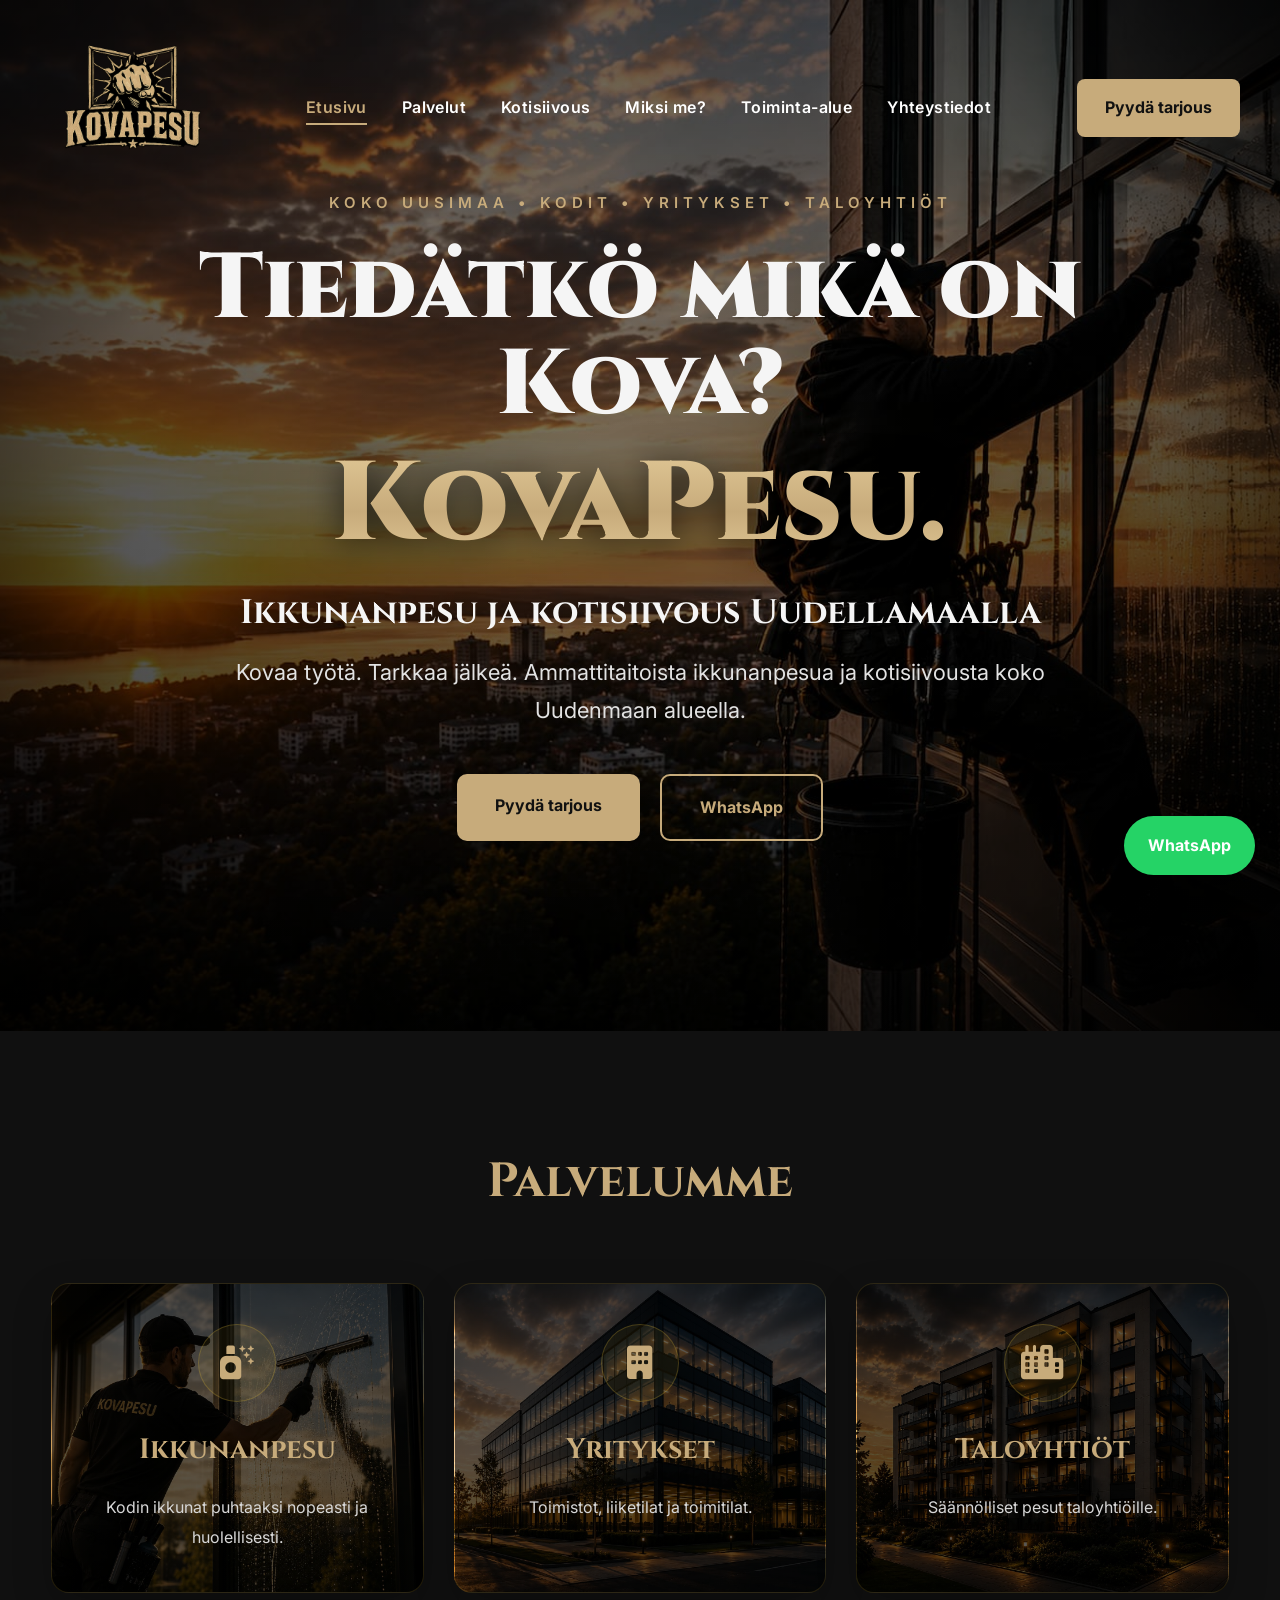
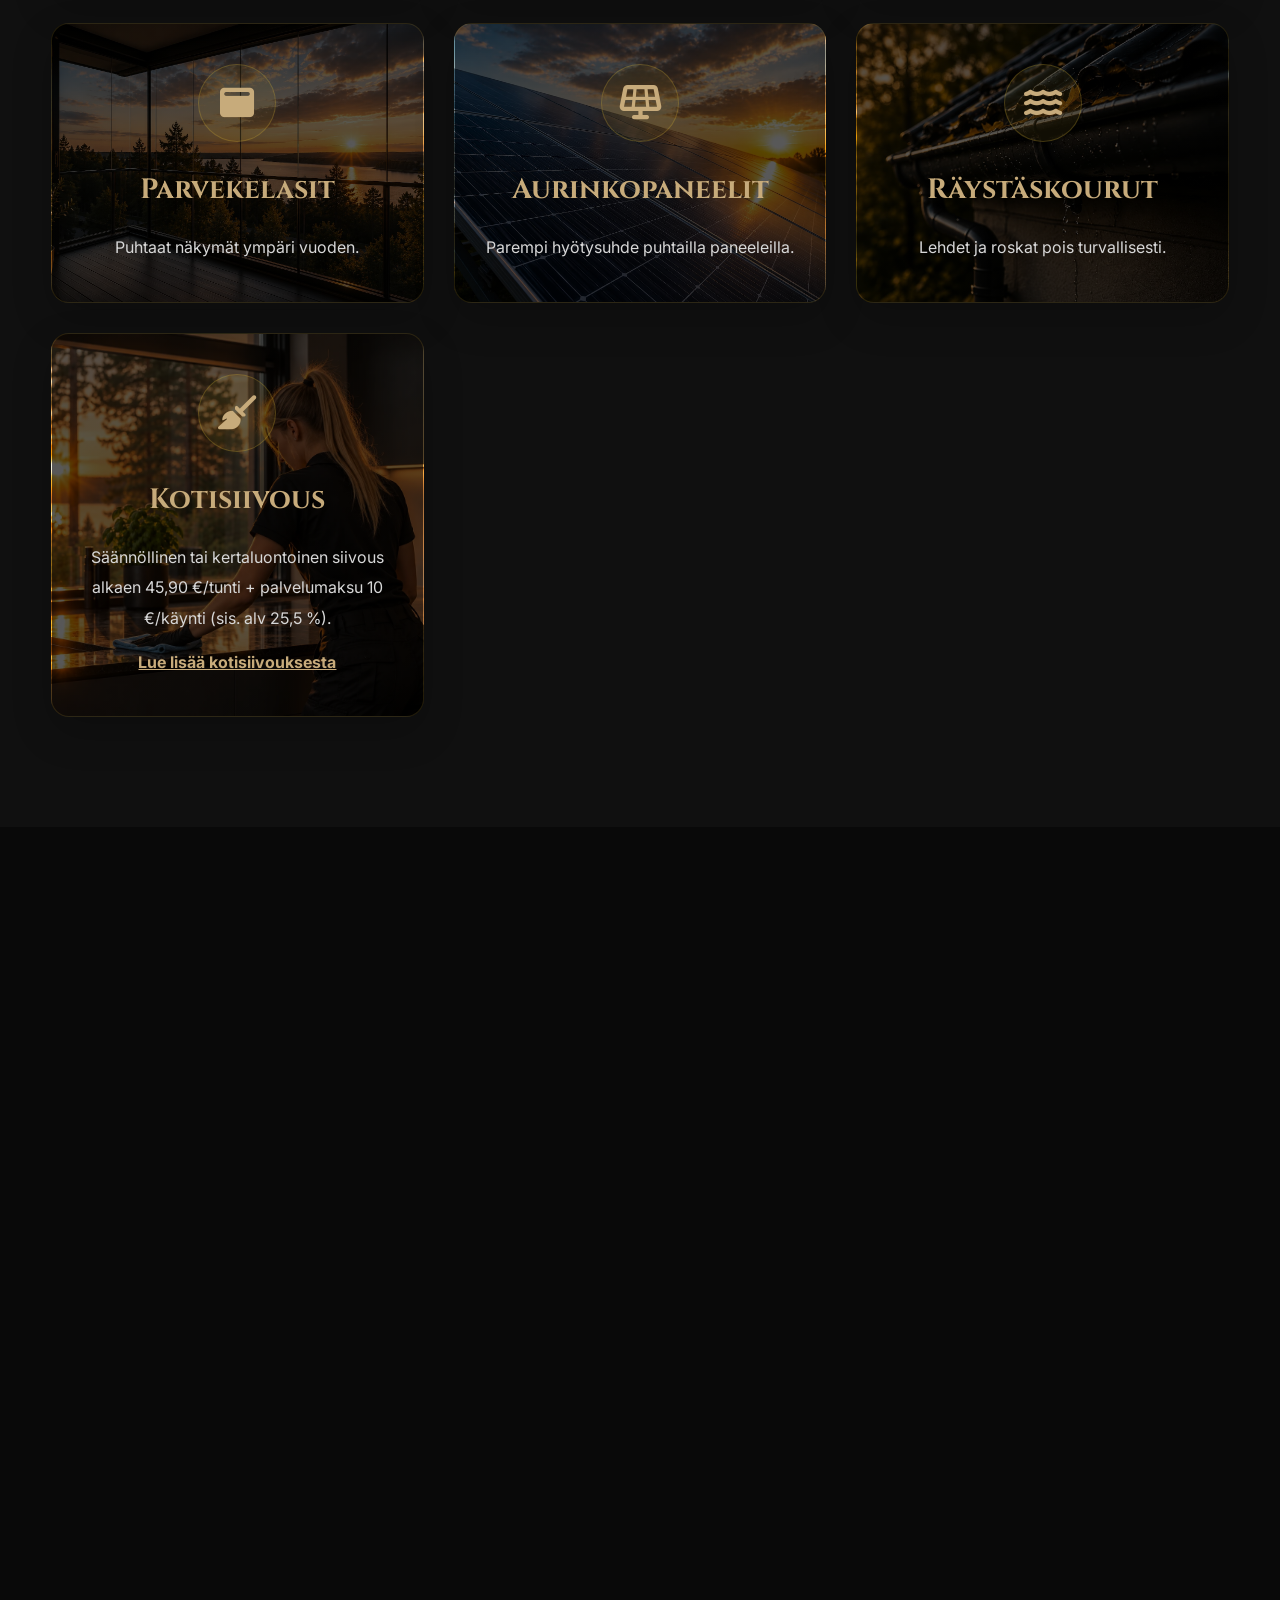
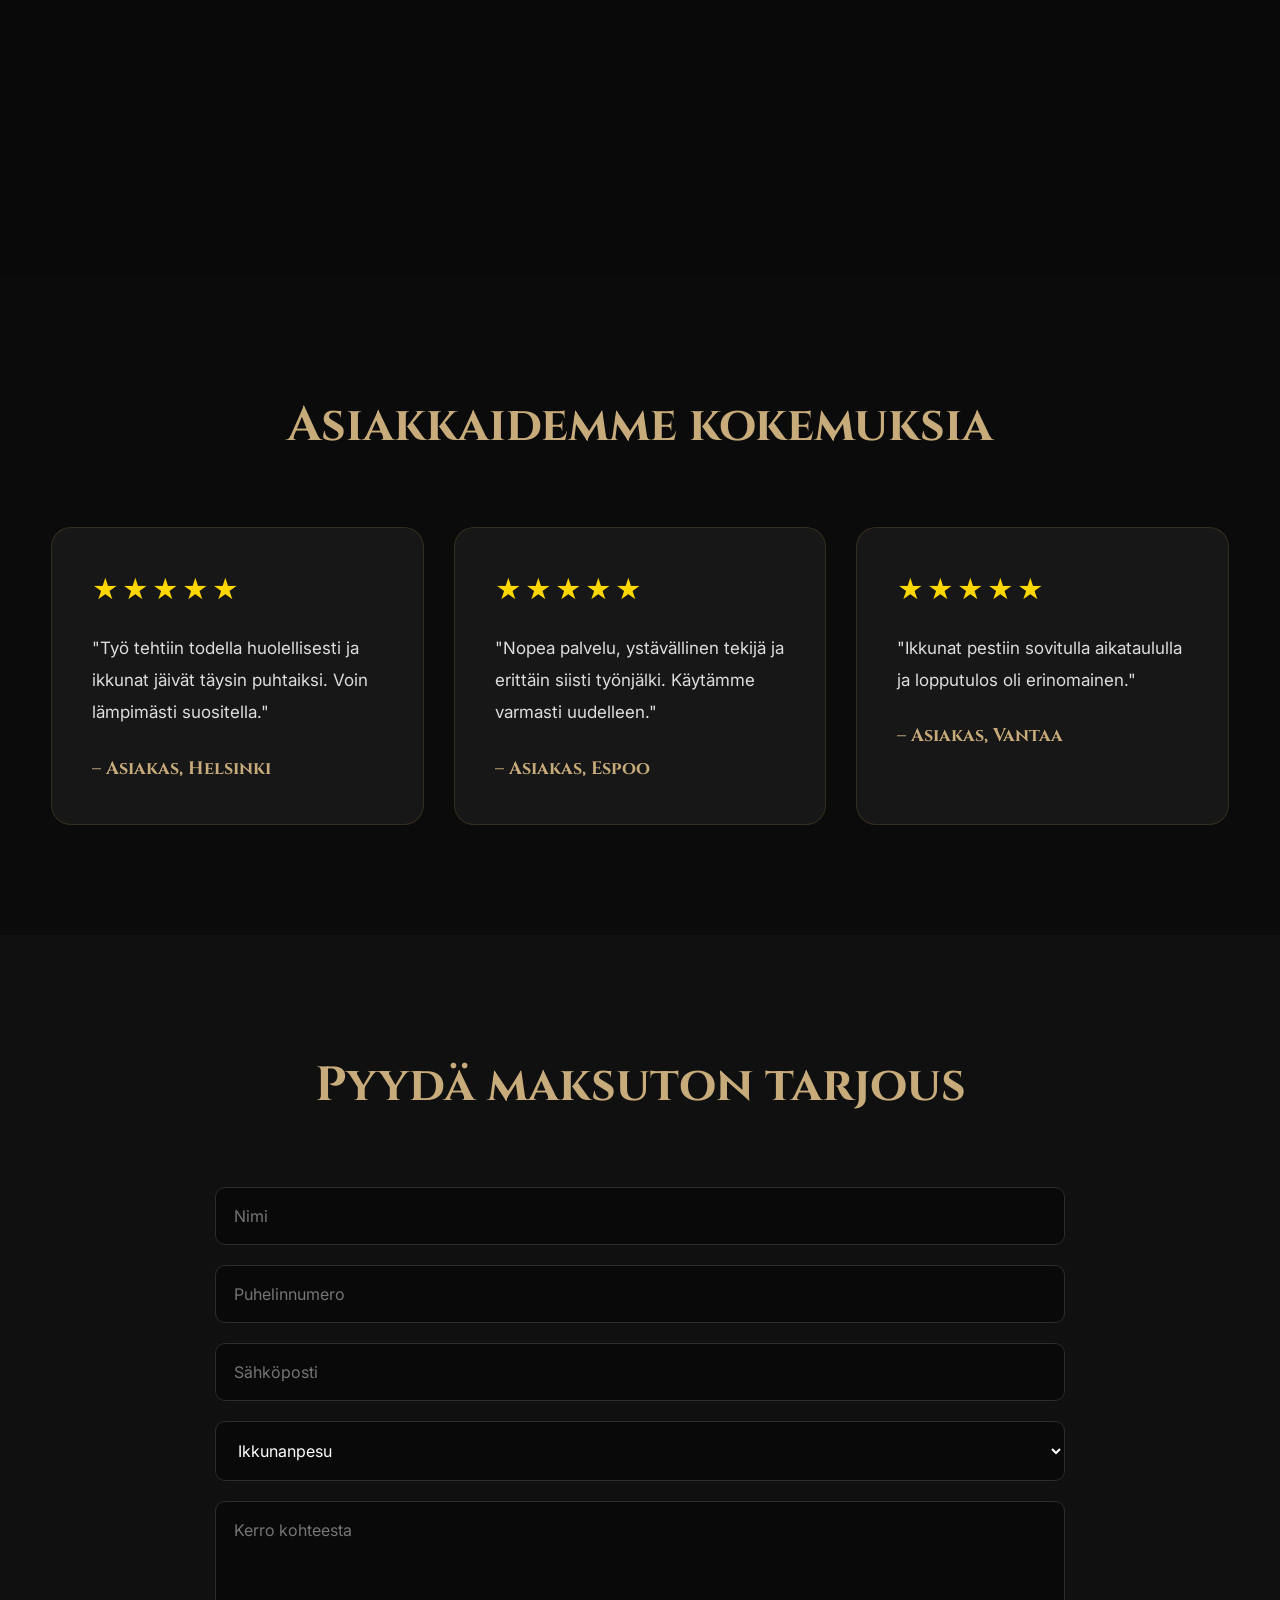
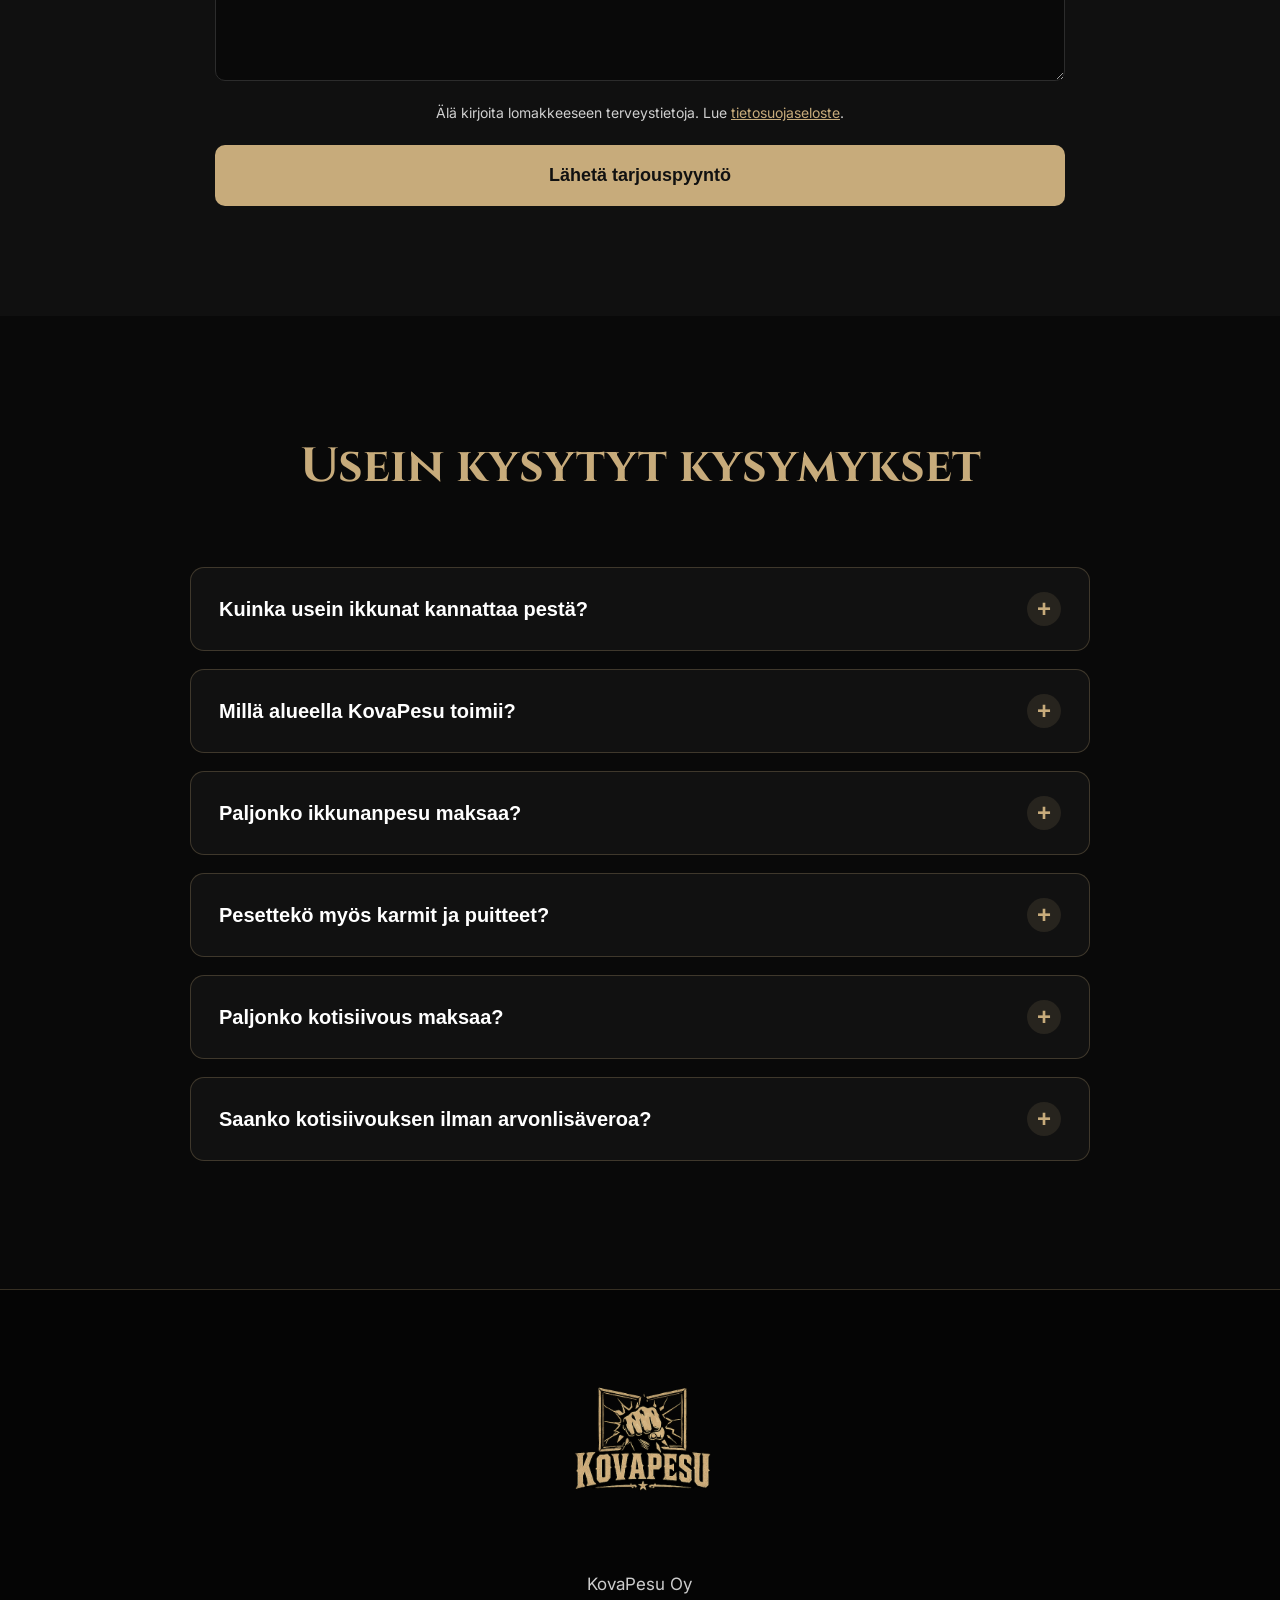
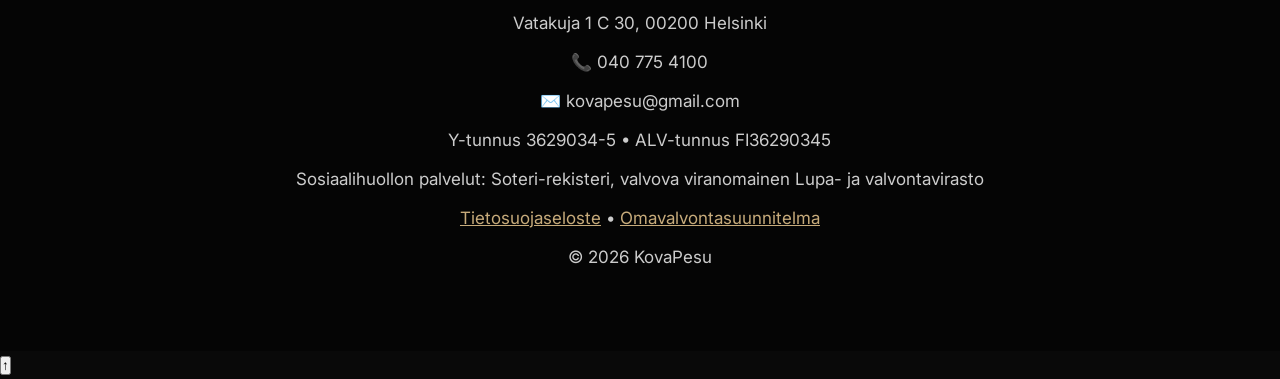
<file: index.html>
<!DOCTYPE html>
<html lang="fi">

<head>

<meta charset="UTF-8">
<meta name="viewport" content="width=device-width, initial-scale=1.0">

<link rel="icon" type="image/png" sizes="32x32" href="favicon-32.png">
<link rel="icon" type="image/png" sizes="192x192" href="favicon-192.png">

<title>KovaPesu | Ikkunanpesu ja kotisiivous Uusimaa</title>

<meta name="description"
content="KovaPesu on pieni perheyritys, joka tarjoaa laadukasta ikkunanpesua koteihin, yrityksille ja taloyhtiöille sekä kotisiivousta koko Uudenmaan alueella.">

<meta name="keywords"
content="ikkunanpesu, ikkunanpesu Helsinki, ikkunanpesu Espoo, ikkunanpesu Vantaa, ikkunanpesu Uusimaa, kotisiivous, kotisiivous Uusimaa, KovaPesu">

<meta name="author"
content="KovaPesu">

<link rel="stylesheet" href="css/style.css">

<link rel="preconnect" href="https://fonts.googleapis.com">
<link rel="preconnect" href="https://fonts.gstatic.com" crossorigin>

<link href="https://fonts.googleapis.com/css2?family=Cinzel:wght@500;700;900&family=Inter:wght@300;400;500;600;700&display=swap" rel="stylesheet">

<link rel="stylesheet" href="https://cdnjs.cloudflare.com/ajax/libs/font-awesome/6.7.2/css/all.min.css">

<link rel="canonical" href="https://kovapesu.fi/">

<meta property="og:title" content="KovaPesu | Ikkunanpesu ja kotisiivous koko Uusimaa">
<meta property="og:description" content="Ammattitaitoinen ikkunanpesu koteihin, yrityksille ja taloyhtiöille sekä kotisiivous koko Uudenmaan alueella.">
<meta property="og:image" content="https://kovapesu.fi/images/share-image.png">
<meta property="og:image:width" content="1734">
<meta property="og:image:height" content="907">
<meta property="og:url" content="https://kovapesu.fi/">
<meta property="og:type" content="website">
<meta property="og:site_name" content="KovaPesu">
<meta name="twitter:card" content="summary_large_image">

</head>

<body>

<header>

<nav class="navbar">

<a href="/" class="logo-link">

<img src="assets/logo1.png" alt="KovaPesu" class="logo">

</a>

<ul class="nav-links">

<li><a href="#hero">Etusivu</a></li>

<li><a href="#palvelut">Palvelut</a></li>

<li><a href="/kotisiivous">Kotisiivous</a></li>

<li><a href="#miksi">Miksi me?</a></li>

<li><a href="#alue">Toiminta-alue</a></li>

<li><a href="#yhteys">Yhteystiedot</a></li>

</ul>

<div class="menu-toggle">
    ☰
</div>

<a href="#tarjous" class="nav-button">

Pyydä tarjous

</a>

</nav>

</header>

<!-- HERO -->

<section class="hero" id="hero">

<div class="hero-overlay"></div>

<div class="hero-content">

<p class="hero-top">

KOKO UUSIMAA • KODIT • YRITYKSET • TALOYHTIÖT

</p>

<p class="hero-slogan">

Tiedätkö mikä on

Kova?

</p>

<p class="hero-brand">

KovaPesu.

</p>

<h1 class="hero-keyword">Ikkunanpesu ja kotisiivous Uudellamaalla</h1>

<p class="hero-text">

Kovaa työtä.

Tarkkaa jälkeä.

Ammattitaitoista ikkunanpesua ja kotisiivousta koko Uudenmaan alueella.

</p>

<div class="hero-buttons">

<a href="#tarjous" class="primary-btn">

Pyydä tarjous

</a>

<a href="https://wa.me/358407754100"

target="_blank"

class="secondary-btn">

WhatsApp

</a>

</div>

</div>

</section>

<!-- PALVELUT -->

<section class="services" id="palvelut">

    <div class="container">

        <h2>Palvelumme</h2>

        <div class="cards">

            <div class="card">
                <div class="card-icon">
                    <i class="fa-solid fa-spray-can-sparkles"></i>
                </div>

                <h3>Ikkunanpesu</h3>

                <p>
                    Kodin ikkunat puhtaaksi nopeasti ja huolellisesti.
                </p>
            </div>

            <div class="card">
                <div class="card-icon">
                    <i class="fa-solid fa-building"></i>
                </div>

                <h3>Yritykset</h3>

                <p>
                    Toimistot, liiketilat ja toimitilat.
                </p>
            </div>

            <div class="card">
                <div class="card-icon">
                    <i class="fa-solid fa-city"></i>
                </div>

                <h3>Taloyhtiöt</h3>

                <p>
                    Säännölliset pesut taloyhtiöille.
                </p>
            </div>

            <div class="card">
                <div class="card-icon">
                    <i class="fa-solid fa-window-maximize"></i>
                </div>

                <h3>Parvekelasit</h3>

                <p>
                    Puhtaat näkymät ympäri vuoden.
                </p>
            </div>

            <div class="card">
                <div class="card-icon">
                    <i class="fa-solid fa-solar-panel"></i>
                </div>

                <h3>Aurinkopaneelit</h3>

                <p>
                    Parempi hyötysuhde puhtailla paneeleilla.
                </p>
            </div>

            <div class="card">
                <div class="card-icon">
                    <i class="fa-solid fa-water"></i>
                </div>

                <h3>Räystäskourut</h3>

                <p>
                    Lehdet ja roskat pois turvallisesti.
                </p>
            </div>

            <div class="card">
                <div class="card-icon">
                    <i class="fa-solid fa-broom"></i>
                </div>

                <h3>Kotisiivous</h3>

                <p>
                    Säännöllinen tai kertaluontoinen siivous alkaen 45,90 €/tunti + palvelumaksu 10 €/käynti (sis. alv 25,5 %).
                </p>

                <a href="/kotisiivous" class="card-link">Lue lisää kotisiivouksesta</a>
            </div>

        </div>

    </div>

</section>

<section id="miksi" class="why">

    <div class="container">

        <h2 class="section-title">
            Miksi KovaPesu?
        </h2>

        <p class="why-intro">
            Olemme pieni perheyritys, jolle jokainen asiakas on tärkeä.
        </p>

        <div class="why-grid">

            <div>
                <h3>Laatu</h3>
                <p>
                    Jokainen ikkuna pestään viimeistellysti ilman raitoja.
                </p>
            </div>

            <div>
                <h3>Luotettavuus</h3>
                <p>
                    Pidämme sovituista aikatauluista kiinni.
                </p>
            </div>

            <div>
                <h3>Ammattitaito</h3>
                <p>
                    Oikeat työvälineet takaavat erinomaisen lopputuloksen.
                </p>
            </div>

        </div>

    </div>

</section>

<!-- TOIMINTA-ALUE -->

<section class="area" id="alue">

<div class="container">

<h2>

Toimimme koko Uudellamaalla

</h2>

<p>

Helsinki • Espoo • Vantaa • Kauniainen • Kerava • Järvenpää • Tuusula • Sipoo • Nurmijärvi sekä lähialueet.

</p>

</div>

</section>

<!-- ASIAKASPALAUTTEET -->

<section class="reviews">

    <div class="container">

        <h2>Asiakkaidemme kokemuksia</h2>

        <div class="review-grid">

            <div class="review-card">

                <div class="stars">★★★★★</div>

                <p>

                    "Työ tehtiin todella huolellisesti ja ikkunat jäivät täysin puhtaiksi. Voin lämpimästi suositella."

                </p>

                <h4>– Asiakas, Helsinki</h4>

            </div>

            <div class="review-card">

                <div class="stars">★★★★★</div>

                <p>

                    "Nopea palvelu, ystävällinen tekijä ja erittäin siisti työnjälki. Käytämme varmasti uudelleen."

                </p>

                <h4>– Asiakas, Espoo</h4>

            </div>

            <div class="review-card">

                <div class="stars">★★★★★</div>

                <p>

                    "Ikkunat pestiin sovitulla aikataululla ja lopputulos oli erinomainen."

                </p>

                <h4>– Asiakas, Vantaa</h4>

            </div>

        </div>

    </div>

</section>

<!-- TARJOUS -->

<section class="contact" id="tarjous">

<div class="container">

<h2>

Pyydä maksuton tarjous

</h2>

<form action="https://formspree.io/f/xdeeblvg" method="POST">

<input type="hidden" name="subject" value="Uusi tarjouspyyntö – kovapesu.fi">

<input type="text" name="_gotcha" class="hidden-field" tabindex="-1" autocomplete="off">

<input type="text" name="nimi" placeholder="Nimi" autocomplete="name" required>

<input type="tel" name="puhelin" placeholder="Puhelinnumero" autocomplete="tel" required>

<input type="email" name="email" placeholder="Sähköposti" autocomplete="email">

<select name="palvelu" aria-label="Palvelu">

<option>Ikkunanpesu</option>

<option>Kotisiivous</option>

<option>Suursiivous</option>

<option>Muuttosiivous</option>

<option>Parvekelasien pesu</option>

<option>Aurinkopaneelien pesu</option>

<option>Räystäskourut</option>

</select>

<textarea name="viesti" placeholder="Kerro kohteesta"></textarea>

<p class="form-note">

Älä kirjoita lomakkeeseen terveystietoja. Lue <a href="tietosuoja.html">tietosuojaseloste</a>.

</p>

<button type="submit">

Lähetä tarjouspyyntö

</button>

</form>

</div>

</section>

<section id="faq">

    <div class="container">

        <h2>Usein kysytyt kysymykset</h2>

        <div class="faq">

            <div class="faq-item">

                <button class="faq-question">
                    Kuinka usein ikkunat kannattaa pestä?
                    <span>+</span>
                </button>

                <div class="faq-answer">
                    <p>
                        Suosittelemme ikkunoiden pesua vähintään kaksi kertaa vuodessa – keväällä ja syksyllä. Näin ikkunat pysyvät kirkkaina ja hyväkuntoisina ympäri vuoden.
                    </p>
                </div>

            </div>

            <div class="faq-item">

                <button class="faq-question">
                    Millä alueella KovaPesu toimii?
                    <span>+</span>
                </button>

                <div class="faq-answer">
                    <p>
                        Toimimme Helsingissä, Espoossa, Vantaalla sekä koko Uudenmaan alueella.
                    </p>
                </div>

            </div>

            <div class="faq-item">

                <button class="faq-question">
                    Paljonko ikkunanpesu maksaa?
                    <span>+</span>
                </button>

                <div class="faq-answer">
                    <p>
                        Hinta riippuu kohteen koosta ja ikkunoiden määrästä. Tarjouspyyntö on aina maksuton.
                    </p>
                </div>

            </div>

            <div class="faq-item">

                <button class="faq-question">
                    Pesettekö myös karmit ja puitteet?
                    <span>+</span>
                </button>

                <div class="faq-answer">
                    <p>
                        Kyllä. Tarvittaessa pesemme myös karmit, puitteet sekä ikkunalaudat.
                    </p>
                </div>

            </div>

            <div class="faq-item">

                <button class="faq-question">
                    Paljonko kotisiivous maksaa?
                    <span>+</span>
                </button>

                <div class="faq-answer">
                    <p>
                        Kotisiivouksen hinta on alkaen 45,90 €/tunti, ja lisäksi veloitetaan palvelumaksu 10 € käynniltä (sis. alv 25,5 %).
                    </p>
                </div>

            </div>

            <div class="faq-item">

                <button class="faq-question">
                    Saanko kotisiivouksen ilman arvonlisäveroa?
                    <span>+</span>
                </button>

                <div class="faq-answer">
                    <p>
                        Siivous voi olla arvonlisäverotonta sosiaalihuollon palveluna, jos toimintakykysi on alentunut esimerkiksi vamman, sairauden tai korkean iän vuoksi ja palvelusta tehdään sopimus ja palvelusuunnitelma. KovaPesu on rekisteröity Soteri-rekisteriin. Soita, niin selvitetään sinun tilanteesi.
                    </p>
                </div>

            </div>

        </div>

    </div>

</section>

<footer id="yhteys">

<div class="container">

<img src="assets/logo1.png" alt="KovaPesu" class="footer-logo">

<p>

KovaPesu Oy

</p>

<p>

Vatakuja 1 C 30, 00200 Helsinki

</p>

<p>

📞 040 775 4100

</p>

<p>

✉️ kovapesu@gmail.com

</p>

<p>

Y-tunnus 3629034-5 • ALV-tunnus FI36290345

</p>

<p>

Sosiaalihuollon palvelut: Soteri-rekisteri, valvova viranomainen Lupa- ja valvontavirasto

</p>

<p>

<a href="tietosuoja.html">Tietosuojaseloste</a> • <a href="omavalvonta.html">Omavalvontasuunnitelma</a>

</p>

<p>

© 2026 KovaPesu

</p>

</div>

</footer>

<a class="whatsapp"

href="https://wa.me/358407754100"

target="_blank">

WhatsApp

</a>

<script type="application/ld+json">
{
  "@context":"https://schema.org",
  "@type":"FAQPage",
  "mainEntity":[
    {
      "@type":"Question",
      "name":"Kuinka usein ikkunat kannattaa pestä?",
      "acceptedAnswer":{
        "@type":"Answer",
        "text":"Suosittelemme ikkunoiden pesua vähintään kaksi kertaa vuodessa – keväällä ja syksyllä. Näin ikkunat pysyvät kirkkaina ja hyväkuntoisina ympäri vuoden."
      }
    },
    {
      "@type":"Question",
      "name":"Millä alueella KovaPesu toimii?",
      "acceptedAnswer":{
        "@type":"Answer",
        "text":"Toimimme Helsingissä, Espoossa, Vantaalla sekä koko Uudenmaan alueella."
      }
    },
    {
      "@type":"Question",
      "name":"Paljonko ikkunanpesu maksaa?",
      "acceptedAnswer":{
        "@type":"Answer",
        "text":"Hinta riippuu kohteen koosta ja ikkunoiden määrästä. Tarjouspyyntö on aina maksuton."
      }
    },
    {
      "@type":"Question",
      "name":"Pesettekö myös karmit ja puitteet?",
      "acceptedAnswer":{
        "@type":"Answer",
        "text":"Kyllä. Tarvittaessa pesemme myös karmit, puitteet sekä ikkunalaudat."
      }
    },
    {
      "@type":"Question",
      "name":"Paljonko kotisiivous maksaa?",
      "acceptedAnswer":{
        "@type":"Answer",
        "text":"Kotisiivouksen hinta on alkaen 45,90 €/tunti, ja lisäksi veloitetaan palvelumaksu 10 € käynniltä (sis. alv 25,5 %)."
      }
    },
    {
      "@type":"Question",
      "name":"Saanko kotisiivouksen ilman arvonlisäveroa?",
      "acceptedAnswer":{
        "@type":"Answer",
        "text":"Siivous voi olla arvonlisäverotonta sosiaalihuollon palveluna, jos toimintakykysi on alentunut esimerkiksi vamman, sairauden tai korkean iän vuoksi ja palvelusta tehdään sopimus ja palvelusuunnitelma. KovaPesu on rekisteröity Soteri-rekisteriin. Soita, niin selvitetään sinun tilanteesi."
      }
    }
  ]
}
</script>

<script type="application/ld+json">
{
  "@context": "https://schema.org",
  "@type": "LocalBusiness",
  "name": "KovaPesu",
  "legalName": "KovaPesu Oy",
  "vatID": "FI36290345",
  "address": {
    "@type": "PostalAddress",
    "streetAddress": "Vatakuja 1 C 30",
    "postalCode": "00200",
    "addressLocality": "Helsinki",
    "addressCountry": "FI"
  },
  "url": "https://kovapesu.fi",
  "logo": "https://kovapesu.fi/assets/logo1.png",
  "image": "https://kovapesu.fi/images/hero.jpg",
  "telephone": "+358407754100",
  "email": "kovapesu@gmail.com",
  "areaServed": {
    "@type": "AdministrativeArea",
    "name": "Uusimaa"
  },
  "description": "KovaPesu on pieni perheyritys, joka tarjoaa ammattitaitoista ikkunanpesua koteihin, yrityksille ja taloyhtiöille sekä kotisiivousta koko Uudenmaan alueella.",
  "priceRange": "€€",
  "openingHours": "Mo-Fr 08:00-18:00"
}
</script>

<script src="./js/script.js"></script>

</body>

</html>
</file>
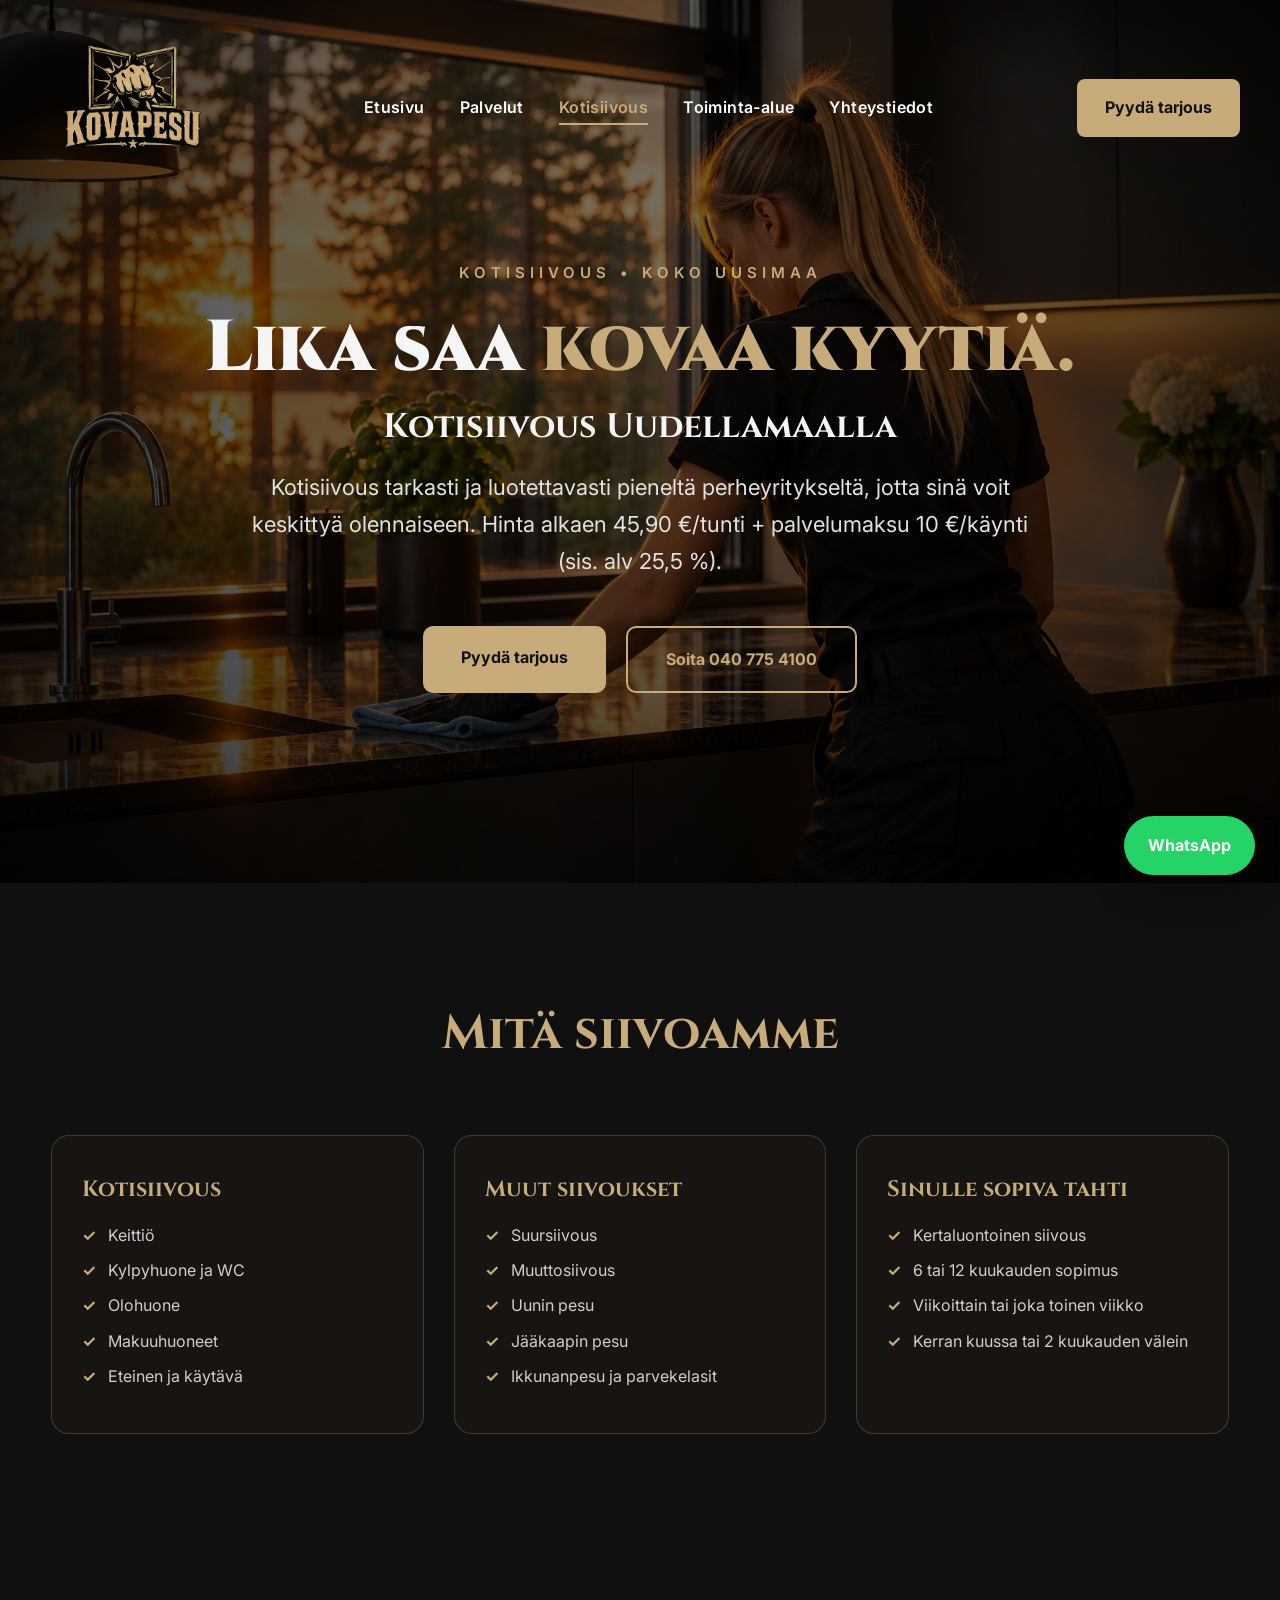
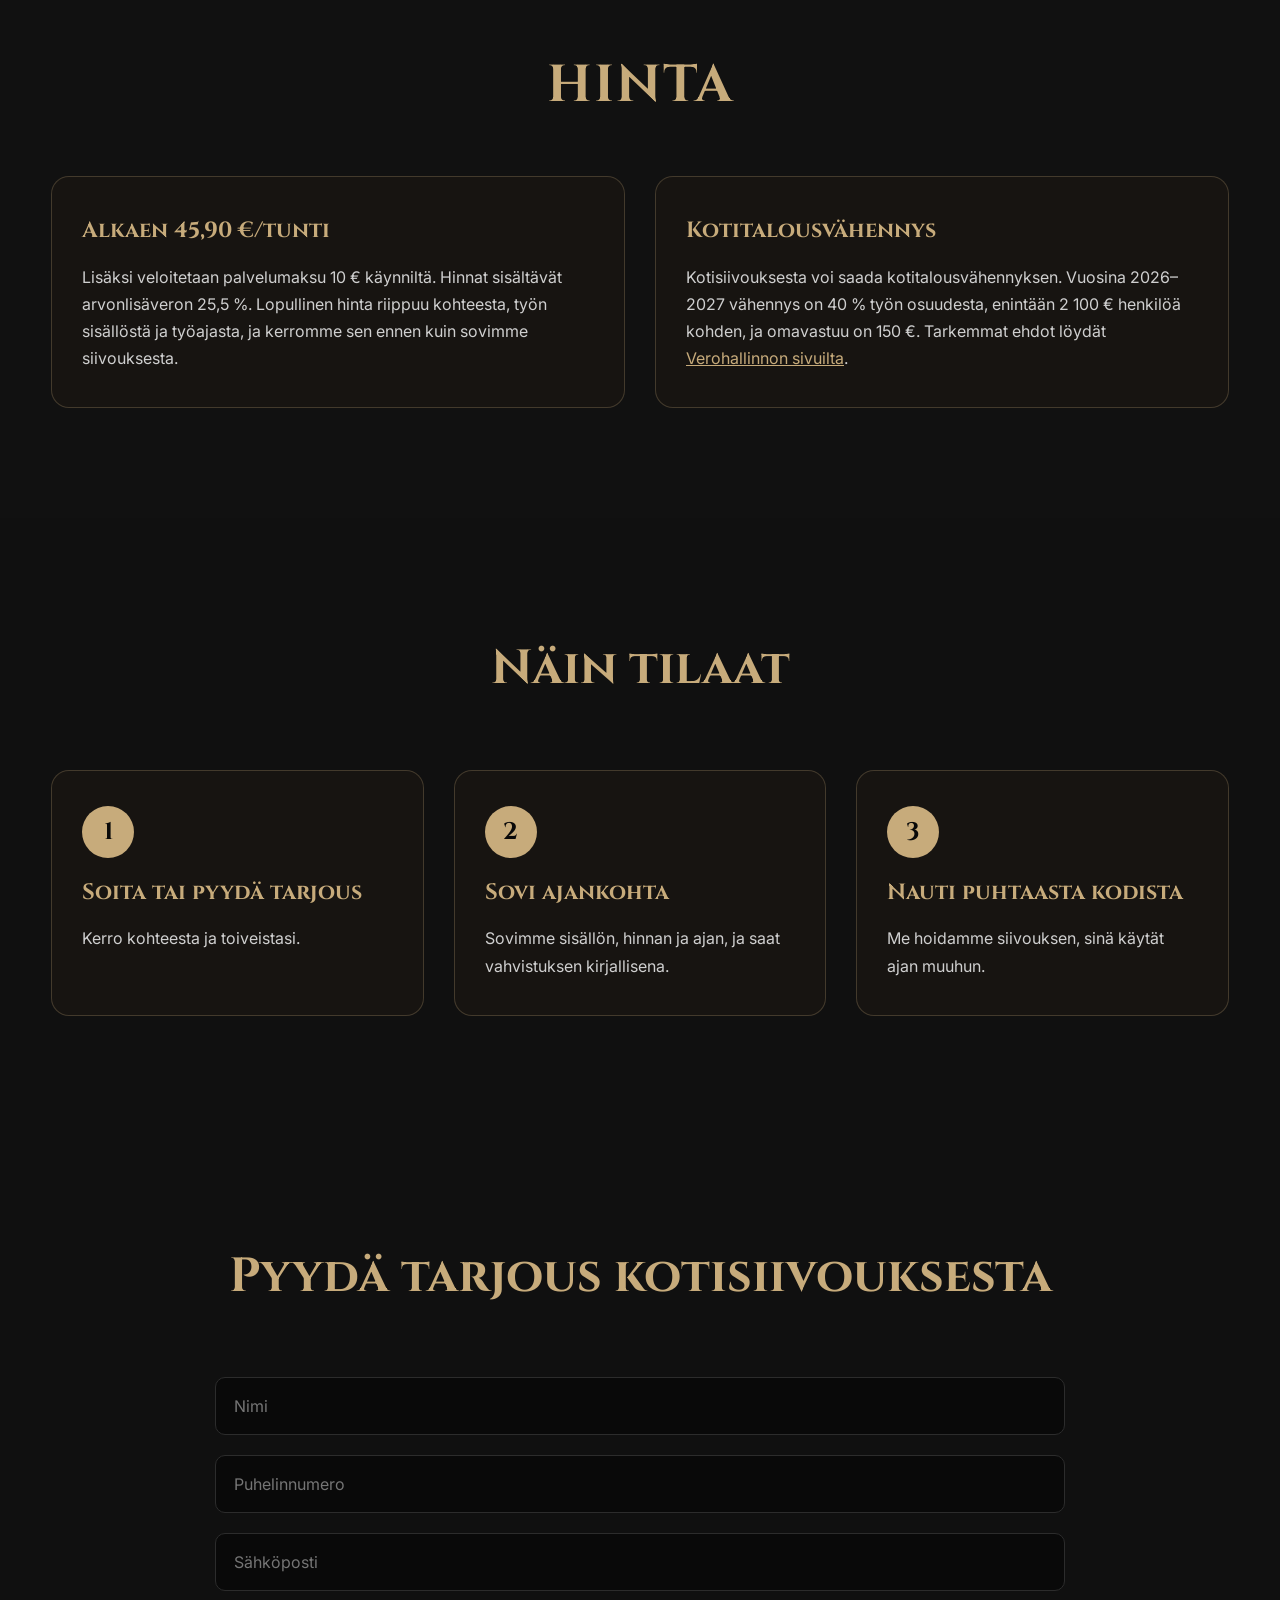
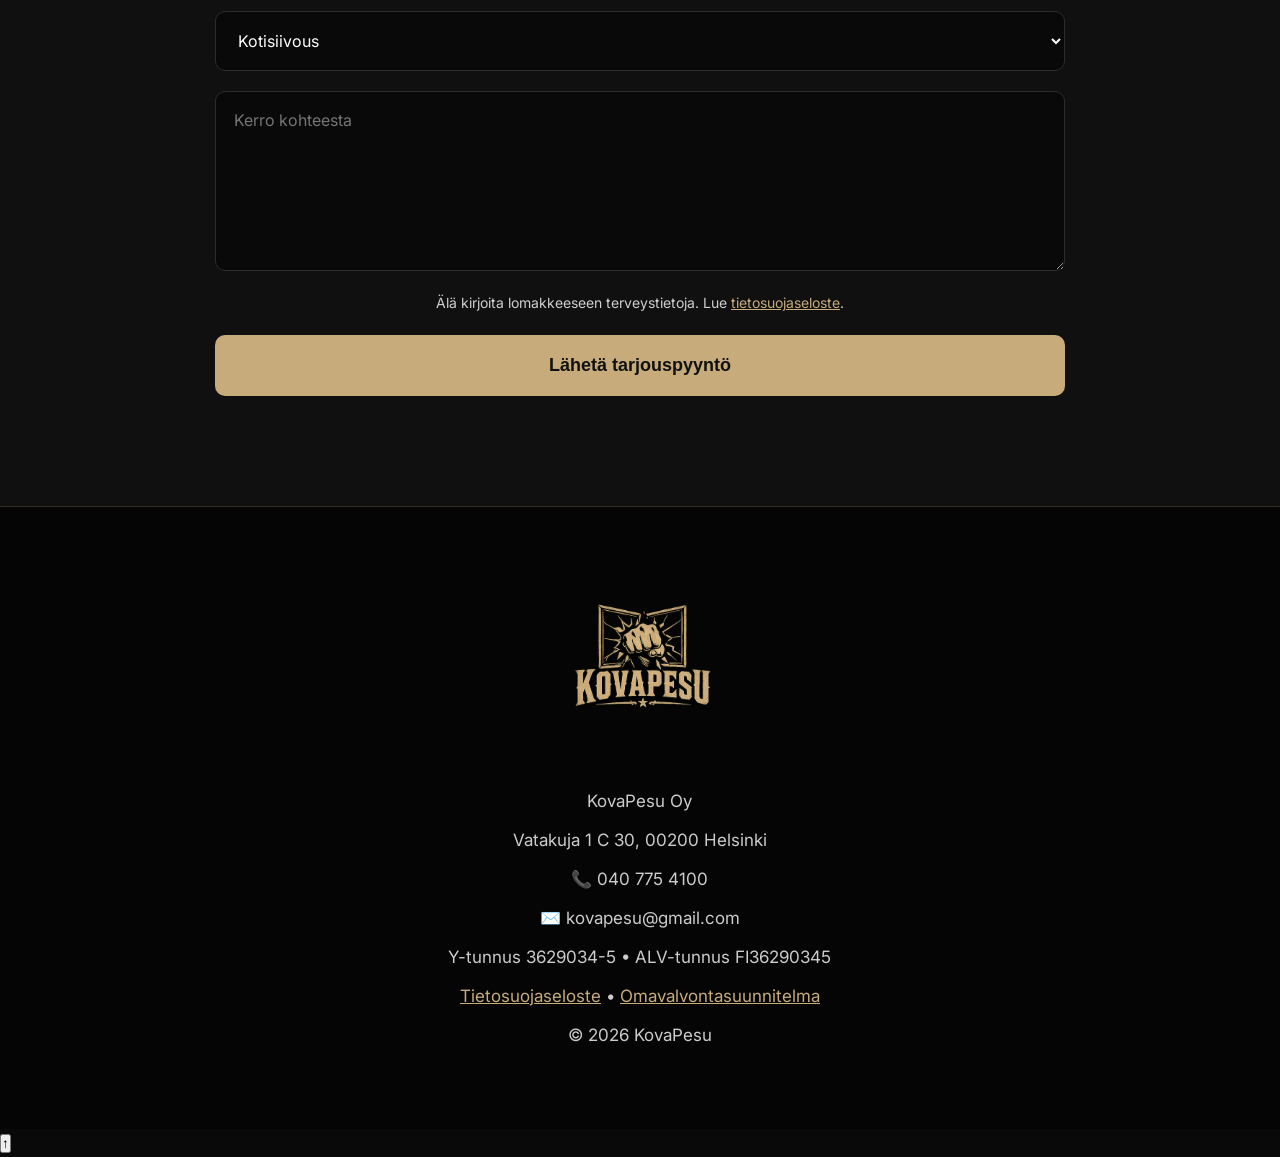
<file: kotisiivous.html>
<!DOCTYPE html>
<html lang="fi">

<head>

<meta charset="UTF-8">
<meta name="viewport" content="width=device-width, initial-scale=1.0">

<link rel="icon" type="image/png" sizes="32x32" href="favicon-32.png">
<link rel="icon" type="image/png" sizes="192x192" href="favicon-192.png">

<title>Kotisiivous Uusimaa | KovaPesu</title>

<meta name="description"
content="Kotisiivous koko Uudellamaalla alkaen 45,90 €/tunti + palvelumaksu 10 €/käynti. Myös suursiivous ja muuttosiivous. Pyydä maksuton tarjous.">

<meta name="author"
content="KovaPesu">

<link rel="stylesheet" href="css/style.css">

<link rel="preconnect" href="https://fonts.googleapis.com">
<link rel="preconnect" href="https://fonts.gstatic.com" crossorigin>

<link href="https://fonts.googleapis.com/css2?family=Cinzel:wght@500;700;900&family=Inter:wght@300;400;500;600;700&display=swap" rel="stylesheet">

<link rel="stylesheet" href="https://cdnjs.cloudflare.com/ajax/libs/font-awesome/6.7.2/css/all.min.css">

<link rel="canonical" href="https://kovapesu.fi/kotisiivous">

<meta property="og:title" content="Kotisiivous Uusimaa | KovaPesu">
<meta property="og:description" content="Säännöllinen tai kertaluontoinen kotisiivous koko Uudellamaalla alkaen 45,90 €/tunti + palvelumaksu 10 €/käynti.">
<meta property="og:image" content="https://kovapesu.fi/images/share-image.png">
<meta property="og:image:width" content="1734">
<meta property="og:image:height" content="907">
<meta property="og:url" content="https://kovapesu.fi/kotisiivous">
<meta property="og:type" content="website">
<meta property="og:site_name" content="KovaPesu">
<meta name="twitter:card" content="summary_large_image">

</head>

<body>

<header>

<nav class="navbar">

<a href="/" class="logo-link">

<img src="assets/logo1.png" alt="KovaPesu" class="logo">

</a>

<ul class="nav-links">

<li><a href="/">Etusivu</a></li>

<li><a href="/#palvelut">Palvelut</a></li>

<li><a href="#hero">Kotisiivous</a></li>

<li><a href="/#alue">Toiminta-alue</a></li>

<li><a href="#yhteys">Yhteystiedot</a></li>

</ul>

<div class="menu-toggle">
    ☰
</div>

<a href="#tarjous" class="nav-button">

Pyydä tarjous

</a>

</nav>

</header>

<section class="hero page-hero" id="hero">

<div class="hero-overlay"></div>

<div class="hero-content">

<p class="hero-top">

KOTISIIVOUS • KOKO UUSIMAA

</p>

<p class="hero-slogan">

Lika saa <span>kovaa kyytiä.</span>

</p>

<h1 class="hero-keyword">Kotisiivous Uudellamaalla</h1>

<p class="hero-text">

Kotisiivous tarkasti ja luotettavasti pieneltä perheyritykseltä, jotta sinä voit keskittyä olennaiseen. Hinta alkaen 45,90 €/tunti + palvelumaksu 10 €/käynti (sis. alv 25,5 %).

</p>

<div class="hero-buttons">

<a href="#tarjous" class="primary-btn">

Pyydä tarjous

</a>

<a href="tel:+358407754100" class="secondary-btn">

Soita 040 775 4100

</a>

</div>

</div>

</section>

<section class="services" id="sisalto">

    <div class="container">

        <h2>Mitä siivoamme</h2>

        <div class="info-grid">

            <div class="info-box">
                <h3>Kotisiivous</h3>
                <ul class="check-list">
                    <li>Keittiö</li>
                    <li>Kylpyhuone ja WC</li>
                    <li>Olohuone</li>
                    <li>Makuuhuoneet</li>
                    <li>Eteinen ja käytävä</li>
                </ul>
            </div>

            <div class="info-box">
                <h3>Muut siivoukset</h3>
                <ul class="check-list">
                    <li>Suursiivous</li>
                    <li>Muuttosiivous</li>
                    <li>Uunin pesu</li>
                    <li>Jääkaapin pesu</li>
                    <li>Ikkunanpesu ja parvekelasit</li>
                </ul>
            </div>

            <div class="info-box">
                <h3>Sinulle sopiva tahti</h3>
                <ul class="check-list">
                    <li>Kertaluontoinen siivous</li>
                    <li>6 tai 12 kuukauden sopimus</li>
                    <li>Viikoittain tai joka toinen viikko</li>
                    <li>Kerran kuussa tai 2 kuukauden välein</li>
                </ul>
            </div>

        </div>

    </div>

</section>

<section class="why" id="hinta">

    <div class="container">

        <h2 class="section-title">Hinta</h2>

        <div class="info-grid info-grid-two">

            <div class="info-box">
                <h3>Alkaen 45,90 €/tunti</h3>
                <p>
                    Lisäksi veloitetaan palvelumaksu 10 € käynniltä. Hinnat sisältävät arvonlisäveron 25,5 %. Lopullinen hinta riippuu kohteesta, työn sisällöstä ja työajasta, ja kerromme sen ennen kuin sovimme siivouksesta.
                </p>
            </div>

            <div class="info-box">
                <h3>Kotitalousvähennys</h3>
                <p>
                    Kotisiivouksesta voi saada kotitalousvähennyksen. Vuosina 2026–2027 vähennys on 40 % työn osuudesta, enintään 2 100 € henkilöä kohden, ja omavastuu on 150 €. Tarkemmat ehdot löydät <a href="https://www.vero.fi/syventavat-vero-ohjeet/ohje-hakusivu/47873/kotitalousvahennys-verotuksessa6/" target="_blank" rel="noopener">Verohallinnon sivuilta</a>.
                </p>
            </div>

        </div>

    </div>

</section>

<section class="services" id="tilaus">

    <div class="container">

        <h2>Näin tilaat</h2>

        <div class="info-grid">

            <div class="info-box">
                <div class="step-number">1</div>
                <h3>Soita tai pyydä tarjous</h3>
                <p>Kerro kohteesta ja toiveistasi.</p>
            </div>

            <div class="info-box">
                <div class="step-number">2</div>
                <h3>Sovi ajankohta</h3>
                <p>Sovimme sisällön, hinnan ja ajan, ja saat vahvistuksen kirjallisena.</p>
            </div>

            <div class="info-box">
                <div class="step-number">3</div>
                <h3>Nauti puhtaasta kodista</h3>
                <p>Me hoidamme siivouksen, sinä käytät ajan muuhun.</p>
            </div>

        </div>

    </div>

</section>

<section class="contact" id="tarjous">

<div class="container">

<h2>

Pyydä tarjous kotisiivouksesta

</h2>

<form action="https://formspree.io/f/xdeeblvg" method="POST">

<input type="hidden" name="subject" value="Uusi tarjouspyyntö – kotisiivous">

<input type="text" name="_gotcha" class="hidden-field" tabindex="-1" autocomplete="off">

<input type="text" name="nimi" placeholder="Nimi" autocomplete="name" required>

<input type="tel" name="puhelin" placeholder="Puhelinnumero" autocomplete="tel" required>

<input type="email" name="email" placeholder="Sähköposti" autocomplete="email">

<select name="palvelu" aria-label="Palvelu">

<option>Kotisiivous</option>

<option>Suursiivous</option>

<option>Muuttosiivous</option>

</select>

<textarea name="viesti" placeholder="Kerro kohteesta"></textarea>

<p class="form-note">

Älä kirjoita lomakkeeseen terveystietoja. Lue <a href="tietosuoja.html">tietosuojaseloste</a>.

</p>

<button type="submit">

Lähetä tarjouspyyntö

</button>

</form>

</div>

</section>

<footer id="yhteys">

<div class="container">

<img src="assets/logo1.png" alt="KovaPesu" class="footer-logo">

<p>

KovaPesu Oy

</p>

<p>

Vatakuja 1 C 30, 00200 Helsinki

</p>

<p>

📞 040 775 4100

</p>

<p>

✉️ kovapesu@gmail.com

</p>

<p>

Y-tunnus 3629034-5 • ALV-tunnus FI36290345

</p>

<p>

<a href="tietosuoja.html">Tietosuojaseloste</a> • <a href="omavalvonta.html">Omavalvontasuunnitelma</a>

</p>

<p>

© 2026 KovaPesu

</p>

</div>

</footer>

<a class="whatsapp"

href="https://wa.me/358407754100"

target="_blank">

WhatsApp

</a>

<script type="application/ld+json">
{
  "@context": "https://schema.org",
  "@type": "Service",
  "name": "Kotisiivous",
  "serviceType": "Kotisiivous",
  "url": "https://kovapesu.fi/kotisiivous",
  "areaServed": {
    "@type": "AdministrativeArea",
    "name": "Uusimaa"
  },
  "provider": {
    "@type": "LocalBusiness",
    "name": "KovaPesu",
    "url": "https://kovapesu.fi",
    "telephone": "+358407754100",
    "address": {
      "@type": "PostalAddress",
      "streetAddress": "Vatakuja 1 C 30",
      "postalCode": "00200",
      "addressLocality": "Helsinki",
      "addressCountry": "FI"
    }
  }
}
</script>

<script src="./js/script.js"></script>

</body>

</html>
</file>
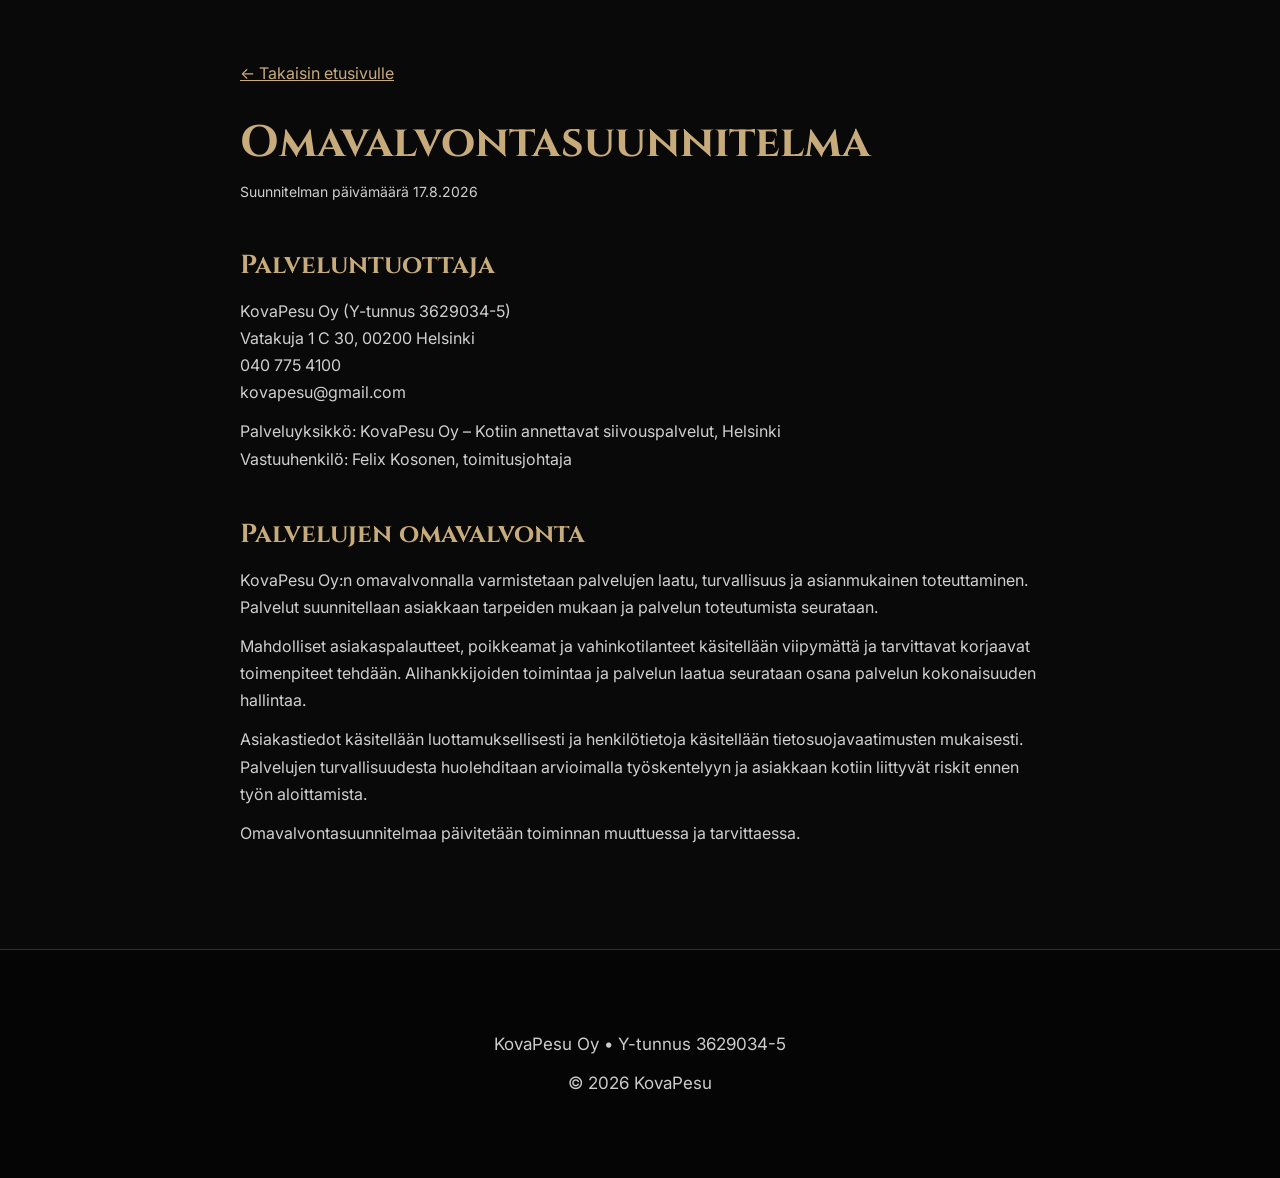
<file: omavalvonta.html>
<!DOCTYPE html>
<html lang="fi">

<head>

<meta charset="UTF-8">
<meta name="viewport" content="width=device-width, initial-scale=1.0">

<link rel="icon" type="image/png" sizes="32x32" href="favicon-32.png">
<link rel="icon" type="image/png" sizes="192x192" href="favicon-192.png">

<title>Omavalvontasuunnitelma | KovaPesu</title>

<meta name="description"
content="KovaPesu Oy:n omavalvontasuunnitelma.">

<link rel="stylesheet" href="css/style.css">

<link rel="preconnect" href="https://fonts.googleapis.com">
<link rel="preconnect" href="https://fonts.gstatic.com" crossorigin>

<link href="https://fonts.googleapis.com/css2?family=Cinzel:wght@500;700;900&family=Inter:wght@300;400;500;600;700&display=swap" rel="stylesheet">

<link rel="canonical" href="https://kovapesu.fi/omavalvonta.html">

</head>

<body>

<main class="legal">

<div class="container">

<a href="/" class="legal-back">← Takaisin etusivulle</a>

<h1>Omavalvonta&shy;suunnitelma</h1>

<p class="legal-date">Suunnitelman päivämäärä 17.8.2026</p>

<h2>Palveluntuottaja</h2>

<p>
KovaPesu Oy (Y-tunnus 3629034-5)<br>
Vatakuja 1 C 30, 00200 Helsinki<br>
040 775 4100<br>
kovapesu@gmail.com
</p>

<p>
Palveluyksikkö: KovaPesu Oy – Kotiin annettavat siivouspalvelut, Helsinki<br>
Vastuuhenkilö: Felix Kosonen, toimitusjohtaja
</p>

<h2>Palvelujen omavalvonta</h2>

<p>
KovaPesu Oy:n omavalvonnalla varmistetaan palvelujen laatu, turvallisuus ja asianmukainen toteuttaminen. Palvelut suunnitellaan asiakkaan tarpeiden mukaan ja palvelun toteutumista seurataan.
</p>

<p>
Mahdolliset asiakaspalautteet, poikkeamat ja vahinkotilanteet käsitellään viipymättä ja tarvittavat korjaavat toimenpiteet tehdään. Alihankkijoiden toimintaa ja palvelun laatua seurataan osana palvelun kokonaisuuden hallintaa.
</p>

<p>
Asiakastiedot käsitellään luottamuksellisesti ja henkilötietoja käsitellään tietosuojavaatimusten mukaisesti. Palvelujen turvallisuudesta huolehditaan arvioimalla työskentelyyn ja asiakkaan kotiin liittyvät riskit ennen työn aloittamista.
</p>

<p>
Omavalvontasuunnitelmaa päivitetään toiminnan muuttuessa ja tarvittaessa.
</p>

</div>

</main>

<footer>

<div class="container">

<p>KovaPesu Oy • Y-tunnus 3629034-5</p>

<p>© 2026 KovaPesu</p>

</div>

</footer>

</body>

</html>
</file>
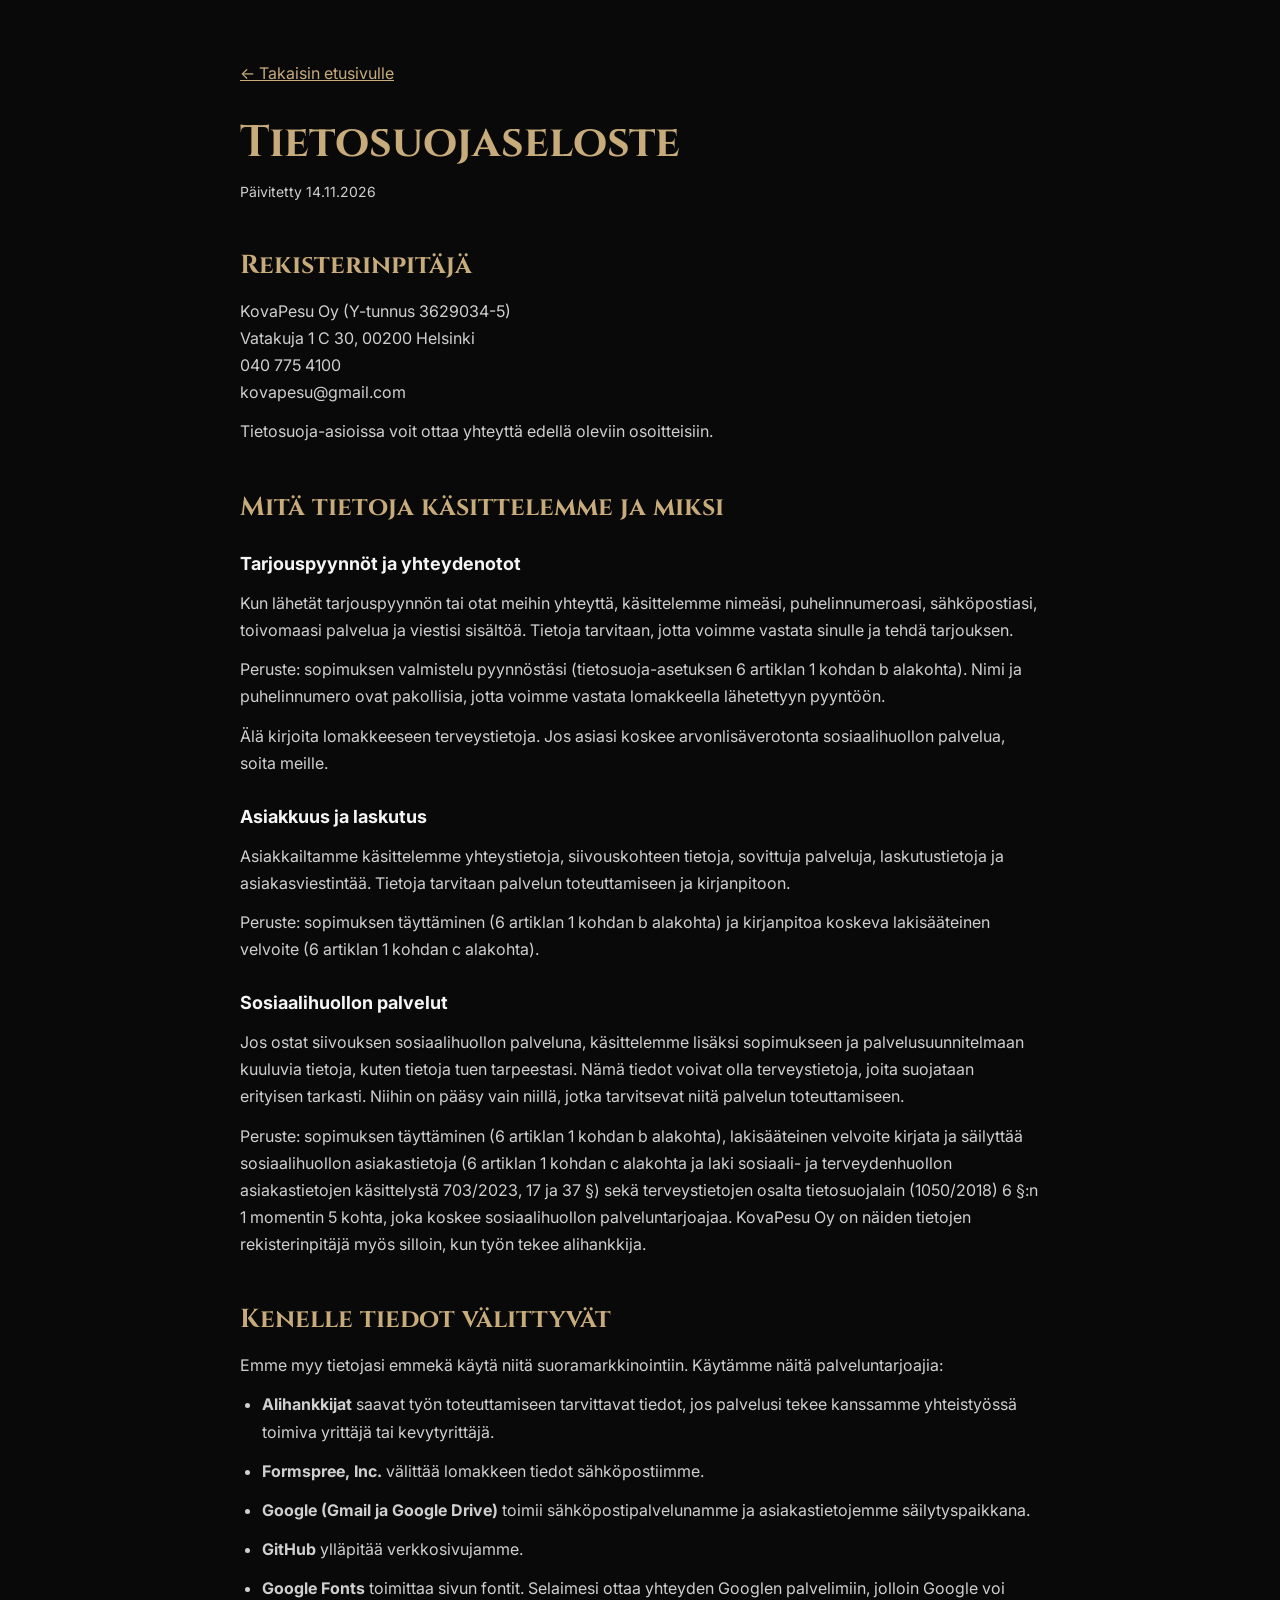
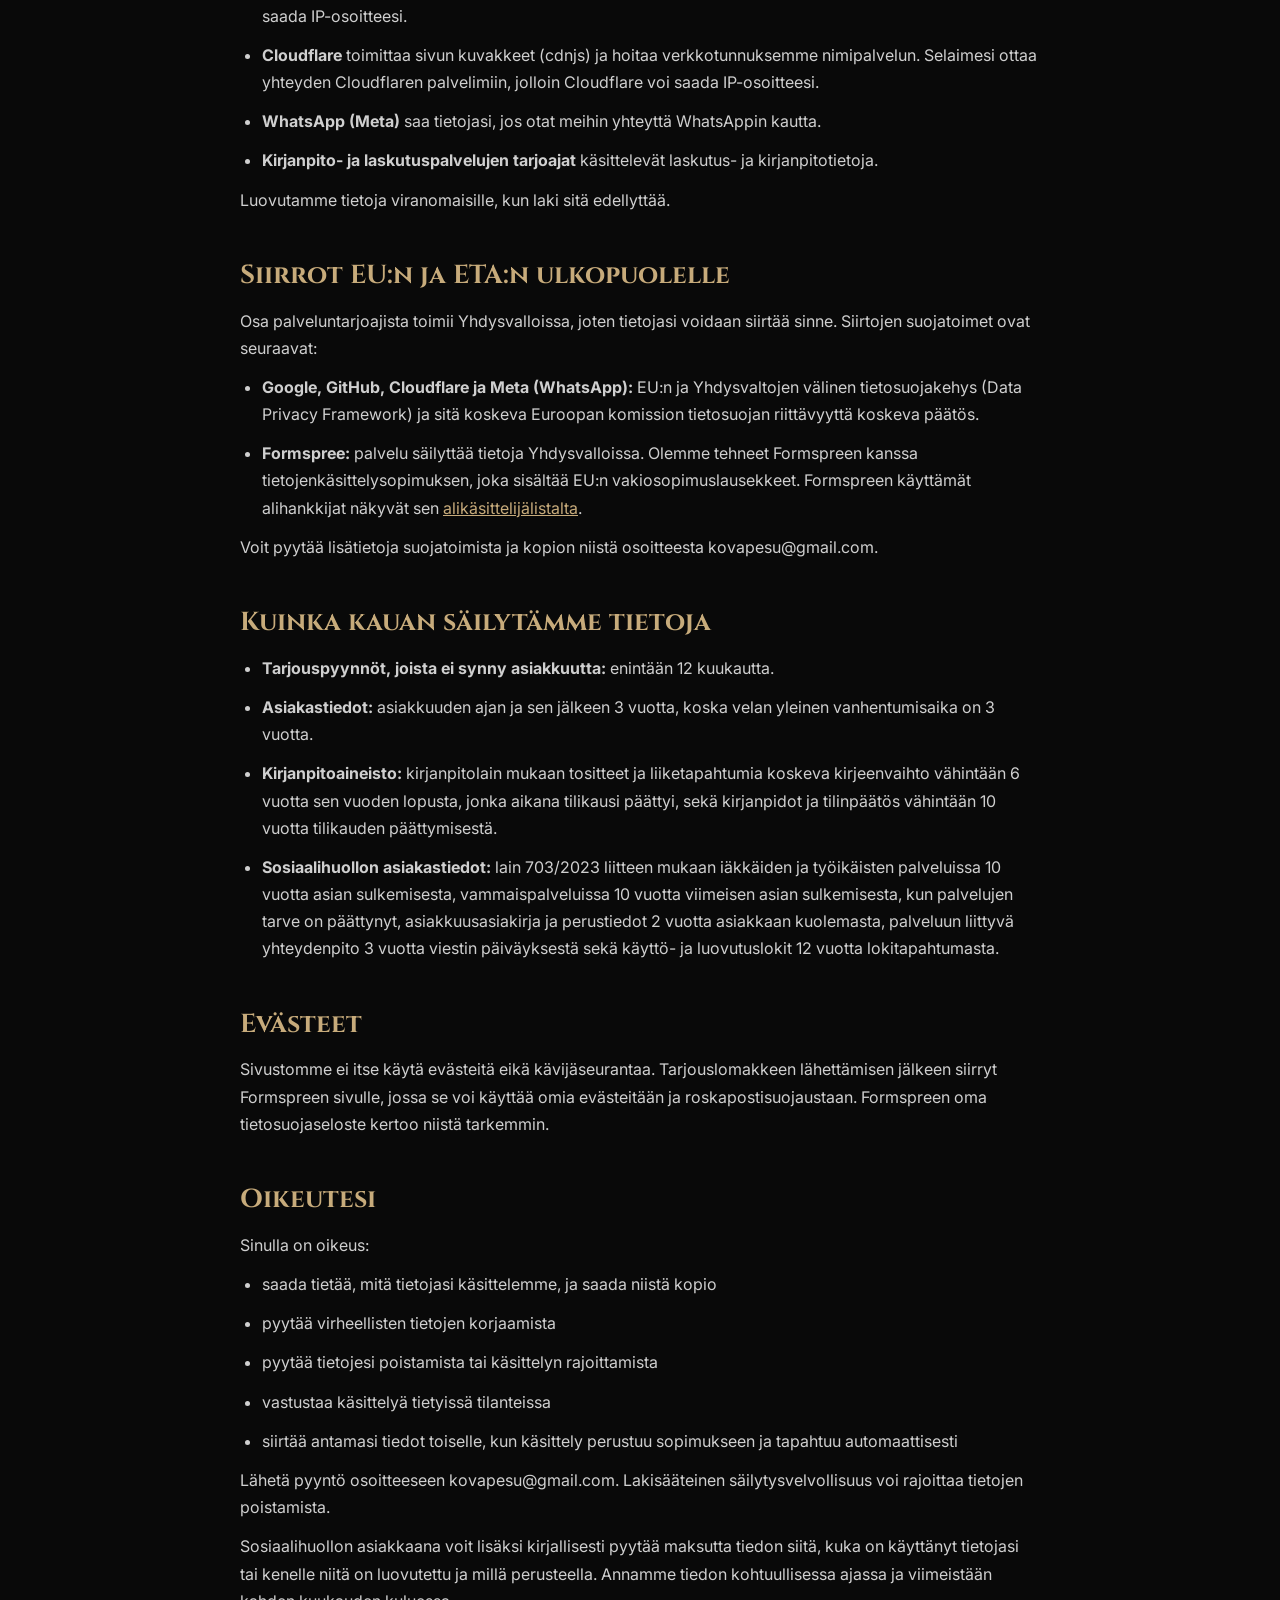
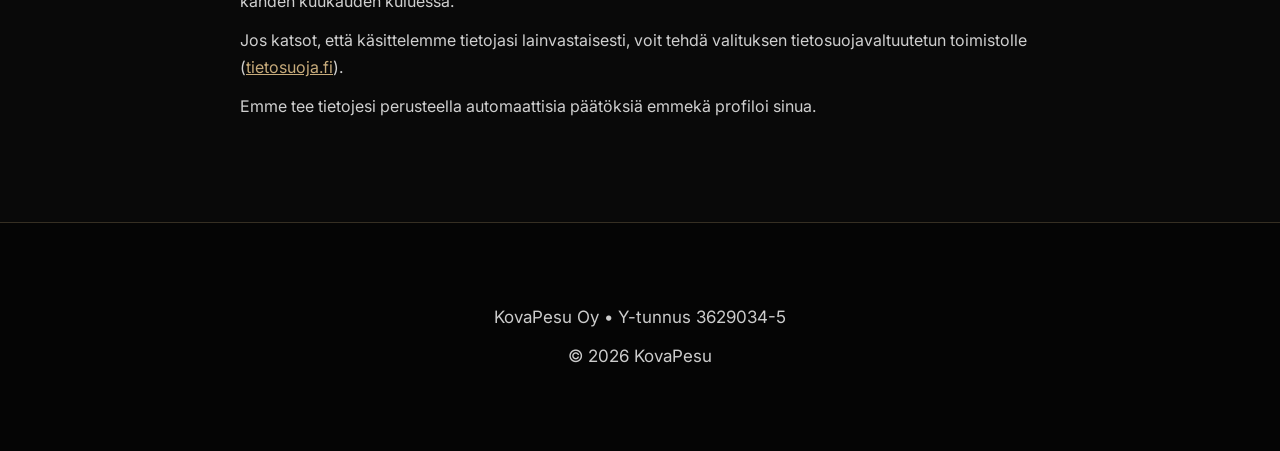
<file: tietosuoja.html>
<!DOCTYPE html>
<html lang="fi">

<head>

<meta charset="UTF-8">
<meta name="viewport" content="width=device-width, initial-scale=1.0">

<link rel="icon" type="image/png" sizes="32x32" href="favicon-32.png">
<link rel="icon" type="image/png" sizes="192x192" href="favicon-192.png">

<title>Tietosuojaseloste | KovaPesu</title>

<meta name="description"
content="Näin KovaPesu Oy käsittelee henkilötietojasi.">

<link rel="stylesheet" href="css/style.css">

<link rel="preconnect" href="https://fonts.googleapis.com">
<link rel="preconnect" href="https://fonts.gstatic.com" crossorigin>

<link href="https://fonts.googleapis.com/css2?family=Cinzel:wght@500;700;900&family=Inter:wght@300;400;500;600;700&display=swap" rel="stylesheet">

<link rel="canonical" href="https://kovapesu.fi/tietosuoja.html">

</head>

<body>

<main class="legal">

<div class="container">

<a href="/" class="legal-back">← Takaisin etusivulle</a>

<h1>Tietosuojaseloste</h1>

<p class="legal-date">Päivitetty 14.11.2026</p>

<h2>Rekisterinpitäjä</h2>

<p>
KovaPesu Oy (Y-tunnus 3629034-5)<br>
Vatakuja 1 C 30, 00200 Helsinki<br>
040 775 4100<br>
kovapesu@gmail.com
</p>

<p>
Tietosuoja-asioissa voit ottaa yhteyttä edellä oleviin osoitteisiin.
</p>

<h2>Mitä tietoja käsittelemme ja miksi</h2>

<h3>Tarjouspyynnöt ja yhteydenotot</h3>

<p>
Kun lähetät tarjouspyynnön tai otat meihin yhteyttä, käsittelemme nimeäsi, puhelinnumeroasi, sähköpostiasi, toivomaasi palvelua ja viestisi sisältöä. Tietoja tarvitaan, jotta voimme vastata sinulle ja tehdä tarjouksen.
</p>

<p>
Peruste: sopimuksen valmistelu pyynnöstäsi (tietosuoja-asetuksen 6 artiklan 1 kohdan b alakohta). Nimi ja puhelinnumero ovat pakollisia, jotta voimme vastata lomakkeella lähetettyyn pyyntöön.
</p>

<p>
Älä kirjoita lomakkeeseen terveystietoja. Jos asiasi koskee arvonlisäverotonta sosiaalihuollon palvelua, soita meille.
</p>

<h3>Asiakkuus ja laskutus</h3>

<p>
Asiakkailtamme käsittelemme yhteystietoja, siivouskohteen tietoja, sovittuja palveluja, laskutustietoja ja asiakasviestintää. Tietoja tarvitaan palvelun toteuttamiseen ja kirjanpitoon.
</p>

<p>
Peruste: sopimuksen täyttäminen (6 artiklan 1 kohdan b alakohta) ja kirjanpitoa koskeva lakisääteinen velvoite (6 artiklan 1 kohdan c alakohta).
</p>

<h3>Sosiaalihuollon palvelut</h3>

<p>
Jos ostat siivouksen sosiaalihuollon palveluna, käsittelemme lisäksi sopimukseen ja palvelusuunnitelmaan kuuluvia tietoja, kuten tietoja tuen tarpeestasi. Nämä tiedot voivat olla terveystietoja, joita suojataan erityisen tarkasti. Niihin on pääsy vain niillä, jotka tarvitsevat niitä palvelun toteuttamiseen.
</p>

<p>
Peruste: sopimuksen täyttäminen (6 artiklan 1 kohdan b alakohta), lakisääteinen velvoite kirjata ja säilyttää sosiaalihuollon asiakastietoja (6 artiklan 1 kohdan c alakohta ja laki sosiaali- ja terveydenhuollon asiakastietojen käsittelystä 703/2023, 17 ja 37 §) sekä terveystietojen osalta tietosuojalain (1050/2018) 6 §:n 1 momentin 5 kohta, joka koskee sosiaalihuollon palveluntarjoajaa. KovaPesu Oy on näiden tietojen rekisterinpitäjä myös silloin, kun työn tekee alihankkija.
</p>

<h2>Kenelle tiedot välittyvät</h2>

<p>
Emme myy tietojasi emmekä käytä niitä suoramarkkinointiin. Käytämme näitä palveluntarjoajia:
</p>

<ul>
<li><strong>Alihankkijat</strong> saavat työn toteuttamiseen tarvittavat tiedot, jos palvelusi tekee kanssamme yhteistyössä toimiva yrittäjä tai kevytyrittäjä.</li>
<li><strong>Formspree, Inc.</strong> välittää lomakkeen tiedot sähköpostiimme.</li>
<li><strong>Google (Gmail ja Google Drive)</strong> toimii sähköpostipalvelunamme ja asiakastietojemme säilytyspaikkana.</li>
<li><strong>GitHub</strong> ylläpitää verkkosivujamme.</li>
<li><strong>Google Fonts</strong> toimittaa sivun fontit. Selaimesi ottaa yhteyden Googlen palvelimiin, jolloin Google voi saada IP-osoitteesi.</li>
<li><strong>Cloudflare</strong> toimittaa sivun kuvakkeet (cdnjs) ja hoitaa verkkotunnuksemme nimipalvelun. Selaimesi ottaa yhteyden Cloudflaren palvelimiin, jolloin Cloudflare voi saada IP-osoitteesi.</li>
<li><strong>WhatsApp (Meta)</strong> saa tietojasi, jos otat meihin yhteyttä WhatsAppin kautta.</li>
<li><strong>Kirjanpito- ja laskutuspalvelujen tarjoajat</strong> käsittelevät laskutus- ja kirjanpitotietoja.</li>
</ul>

<p>
Luovutamme tietoja viranomaisille, kun laki sitä edellyttää.
</p>

<h2>Siirrot EU:n ja ETA:n ulkopuolelle</h2>

<p>
Osa palveluntarjoajista toimii Yhdysvalloissa, joten tietojasi voidaan siirtää sinne. Siirtojen suojatoimet ovat seuraavat:
</p>

<ul>
<li><strong>Google, GitHub, Cloudflare ja Meta (WhatsApp):</strong> EU:n ja Yhdysvaltojen välinen tietosuojakehys (Data Privacy Framework) ja sitä koskeva Euroopan komission tietosuojan riittävyyttä koskeva päätös.</li>
<li><strong>Formspree:</strong> palvelu säilyttää tietoja Yhdysvalloissa. Olemme tehneet Formspreen kanssa tietojenkäsittelysopimuksen, joka sisältää EU:n vakiosopimuslausekkeet. Formspreen käyttämät alihankkijat näkyvät sen <a href="https://formspree.io/legal/subprocessors/" target="_blank" rel="noopener">alikäsittelijälistalta</a>.</li>
</ul>

<p>
Voit pyytää lisätietoja suojatoimista ja kopion niistä osoitteesta kovapesu@gmail.com.
</p>

<h2>Kuinka kauan säilytämme tietoja</h2>

<ul>
<li><strong>Tarjouspyynnöt, joista ei synny asiakkuutta:</strong> enintään 12 kuukautta.</li>
<li><strong>Asiakastiedot:</strong> asiakkuuden ajan ja sen jälkeen 3 vuotta, koska velan yleinen vanhentumisaika on 3 vuotta.</li>
<li><strong>Kirjanpitoaineisto:</strong> kirjanpitolain mukaan tositteet ja liiketapahtumia koskeva kirjeenvaihto vähintään 6 vuotta sen vuoden lopusta, jonka aikana tilikausi päättyi, sekä kirjanpidot ja tilinpäätös vähintään 10 vuotta tilikauden päättymisestä.</li>
<li><strong>Sosiaalihuollon asiakastiedot:</strong> lain 703/2023 liitteen mukaan iäkkäiden ja työikäisten palveluissa 10 vuotta asian sulkemisesta, vammaispalveluissa 10 vuotta viimeisen asian sulkemisesta, kun palvelujen tarve on päättynyt, asiakkuusasiakirja ja perustiedot 2 vuotta asiakkaan kuolemasta, palveluun liittyvä yhteydenpito 3 vuotta viestin päiväyksestä sekä käyttö- ja luovutuslokit 12 vuotta lokitapahtumasta.</li>
</ul>

<h2>Evästeet</h2>

<p>
Sivustomme ei itse käytä evästeitä eikä kävijäseurantaa. Tarjouslomakkeen lähettämisen jälkeen siirryt Formspreen sivulle, jossa se voi käyttää omia evästeitään ja roskapostisuojaustaan. Formspreen oma tietosuojaseloste kertoo niistä tarkemmin.
</p>

<h2>Oikeutesi</h2>

<p>
Sinulla on oikeus:
</p>

<ul>
<li>saada tietää, mitä tietojasi käsittelemme, ja saada niistä kopio</li>
<li>pyytää virheellisten tietojen korjaamista</li>
<li>pyytää tietojesi poistamista tai käsittelyn rajoittamista</li>
<li>vastustaa käsittelyä tietyissä tilanteissa</li>
<li>siirtää antamasi tiedot toiselle, kun käsittely perustuu sopimukseen ja tapahtuu automaattisesti</li>
</ul>

<p>
Lähetä pyyntö osoitteeseen kovapesu@gmail.com. Lakisääteinen säilytysvelvollisuus voi rajoittaa tietojen poistamista.
</p>

<p>
Sosiaalihuollon asiakkaana voit lisäksi kirjallisesti pyytää maksutta tiedon siitä, kuka on käyttänyt tietojasi tai kenelle niitä on luovutettu ja millä perusteella. Annamme tiedon kohtuullisessa ajassa ja viimeistään kahden kuukauden kuluessa.
</p>

<p>
Jos katsot, että käsittelemme tietojasi lainvastaisesti, voit tehdä valituksen tietosuojavaltuutetun toimistolle (<a href="https://tietosuoja.fi" target="_blank" rel="noopener">tietosuoja.fi</a>).
</p>

<p>
Emme tee tietojesi perusteella automaattisia päätöksiä emmekä profiloi sinua.
</p>

</div>

</main>

<footer>

<div class="container">

<p>KovaPesu Oy • Y-tunnus 3629034-5</p>

<p>© 2026 KovaPesu</p>

</div>

</footer>

</body>

</html>
</file>
<file: css/style.css>
/* ==========================================
   KOVAPESU PREMIUM
   STYLE.CSS
========================================== */

/* Google Fonts:
Cinzel
Inter
*/

:root{

    --gold:#c7ab7b;
    --gold-light:#e2c997;
    --black:#090909;
    --dark:#111111;
    --card:#171411;
    --text:#f5f5f5;
    --gray:#cfcfcf;
    --border:rgba(199,171,123,.25);

}

*{

    margin:0;
    padding:0;
    box-sizing:border-box;

}

html{

    scroll-behavior:smooth;

}

body{

    background:var(--black);
    color:var(--text);

    font-family:'Inter',sans-serif;

    line-height:1.7;

    overflow-x:hidden;

}

img{

    max-width:100%;
    display:block;

}

a{

    text-decoration:none;

}

ul{

    list-style:none;

}

.container{

    width:min(1200px,92%);
    margin:auto;

}

/* ==========================================
   HEADER
========================================== */

header{
    position:fixed;
    top:0;
    left:0;
    width:100%;
    z-index:999;
    background:transparent;
    transition:all .35s ease;
}

.navbar{
    max-width:1400px;
    margin:0 auto;
    display:flex;
    justify-content:space-between;
    align-items:center;
    padding:18px 40px;
    transition:.35s;
}

.nav-links{

    display:flex;

    align-items:center;

    gap:35px;

}

.nav-links a{

    white-space:nowrap;

    color:white;

    font-size:16px;

    font-weight:600;

    letter-spacing:.4px;

    position:relative;

    transition:all .35s ease;

}

header.scrolled .nav-links a{

    font-size:14px;

}

.nav-links a:hover{

    color:var(--gold);

}

.nav-links a::after{

    content:"";

    position:absolute;

    left:0;

    bottom:-8px;

    width:0;

    height:2px;

    background:var(--gold);

    transition:.35s;

}

.nav-links a:hover::after{

    width:100%;

}

.nav-button{

    white-space:nowrap;

    background:var(--gold);

    color:#111;

    padding:15px 28px;

    border-radius:8px;

    font-weight:700;

    transition:.3s;

}

.nav-button:hover{

    background:var(--gold-light);

    transform:translateY(-3px);

}

/* ==========================================
   YLEISET SECTIONIT
========================================== */

section{

    padding:110px 0;

}

section h2{

    font-family:'Cinzel',serif;

    font-size:48px;

    color:var(--gold);

    text-align:center;

    margin-bottom:60px;

}

section p{

    color:#d8d8d8;

}

/* ==========================================
   HERO
========================================== */

.hero{

    position:relative;

    min-height:85vh;

    display:flex;

    justify-content:center;

    align-items:center;

    text-align:center;

    background:
    linear-gradient(
        rgba(0,0,0,.45),
        rgba(0,0,0,.65)
    ),
    url("../images/hero.jpg");

    background-size:cover;

    background-position:center;

    background-repeat:no-repeat;

    overflow:hidden;

}

.hero-overlay{

    position:absolute;

    inset:0;

    background:radial-gradient(

        circle,

        transparent 10%,

        rgba(0,0,0,.25) 65%,

        rgba(0,0,0,.75) 100%

    );

}

.hero-content{

    position:relative;

    z-index:2;

    max-width:1000px;

    padding:80px 40px;

}

.hero-top{

    color:var(--gold);

    font-size:15px;

    letter-spacing:5px;

    margin-bottom:25px;

    font-weight:600;

}

.hero h1{

    font-family:'Cinzel',serif;

    font-size:92px;

    line-height:1.05;

    font-weight:900;

    margin-bottom:10px;

}

.hero h1 span{

    color:var(--gold);

}

.hero h2{

    font-family:'Cinzel',serif;

    font-size:96px;

    color:var(--gold);

    margin-bottom:25px;

    line-height:1;

}

.hero-text{

    max-width:820px;

    margin:0 auto 45px;

    font-size:22px;

    color:#e2e2e2;

}

.hero-buttons{

    display:flex;

    justify-content:center;

    gap:20px;

    flex-wrap:wrap;

}

.primary-btn{

    background:var(--gold);

    color:#111;

    padding:18px 38px;

    border-radius:10px;

    font-weight:700;

    transition:.3s;

}

.primary-btn:hover{

    background:var(--gold-light);

    transform:translateY(-4px);

}

.secondary-btn{

    border:2px solid var(--gold);

    color:var(--gold);

    padding:18px 38px;

    border-radius:10px;

    font-weight:700;

    transition:.3s;

}

.secondary-btn:hover{

    background:var(--gold);

    color:#111;

}

/* ==========================================
   PALVELUT
========================================== */

.services{

    background:#101010;

}

.cards{

    display:grid;

    grid-template-columns:repeat(auto-fit,minmax(280px,1fr));

    gap:30px;

}

.card{

position:relative;
overflow:hidden;

    background:linear-gradient(180deg,#1d1d1d,#151515);

    border:1px solid rgba(212,175,55,.15);

    border-radius:18px;

    padding:40px 30px;

    text-align:center;

    transition:all .35s ease;

    box-shadow:0 15px 40px rgba(0,0,0,.20);

}

.card::after{

    content:"";

    position:absolute;

    inset:0;

    background:linear-gradient(
        135deg,
        transparent 0%,
        rgba(255,255,255,.05) 50%,
        transparent 100%
    );

    opacity:0;

    transition:.35s;

    pointer-events:none;

}

.card:hover::after{

    opacity:1;

}

.card::before{

    content:"";

    position:absolute;

    top:-50%;

    left:-150%;

    width:70%;

    height:220%;

    background:linear-gradient(
        115deg,
        transparent 0%,
        rgba(255,255,255,.22) 48%,
        rgba(255,255,255,.45) 50%,
        rgba(255,255,255,.22) 52%,
        transparent 100%
    );

    transform:rotate(15deg);

    transition:left .9s cubic-bezier(.2,.8,.2,1);

    pointer-events:none;

}

.card:hover::before{

    left:180%;

}

.card h3{

    font-family:'Cinzel',serif;

    color:var(--gold);

    font-size:28px;

    margin-bottom:18px;

}

.card p{

    color:#d7d7d7;

    line-height:1.9;

}

/* ==========================================
   MIKSI KOVAPESU
========================================== */

.why{

    background:#111111;

}

.why-grid{

    display:grid;

    grid-template-columns:repeat(auto-fit,minmax(300px,1fr));

    gap:30px;

}

.why-grid div{

    background:var(--card);

    padding:40px;

    border-radius:18px;

    border:1px solid var(--border);

    transition:.35s;

}

.why-grid div:hover{

    transform:translateY(-8px);

    border-color:var(--gold);

    box-shadow:0 20px 45px rgba(0,0,0,.35);

}

.why-grid h3{

    font-family:'Cinzel',serif;

    color:var(--gold);

    font-size:30px;

    margin-bottom:18px;

}

.why-grid p{

    color:#d7d7d7;

    line-height:1.9;

}

/* ==========================================
   TOIMINTA-ALUE
========================================== */

.area{

    background:#0b0b0b;

    text-align:center;

}

.area p{

    max-width:900px;

    margin:auto;

    font-size:22px;

    line-height:2;

    color:#dddddd;

}

/* ==========================================
   TARJOUSLOMAKE
========================================== */

.contact{

    background:#101010;

}

.contact form{

    max-width:850px;

    margin:auto;

    display:grid;

    gap:20px;

}

.contact input,
.contact select,
.contact textarea{

    width:100%;

    padding:18px;

    border-radius:10px;

    border:1px solid #2c2c2c;

    background:#090909;

    color:white;

    font-size:16px;

    transition:.3s;

    font-family:'Inter',sans-serif;

}

.contact textarea{

    min-height:180px;

    resize:vertical;

}

.contact .hidden-field{

    display:none;

}

.form-note{

    font-size:14px;

    color:var(--gray);

    text-align:center;

}

.form-note a,
footer a,
.legal a{

    color:var(--gold);

    text-decoration:underline;

}

/* ==========================================
   TIETOSUOJASELOSTE
========================================== */

.legal{

    padding:60px 0 90px;

}

.legal .container{

    max-width:800px;

}

.legal h1{

    font-family:'Cinzel',serif;

    font-size:44px;

    line-height:1.2;

    color:var(--gold);

    margin:30px 0 10px;

}

.legal h2{

    font-family:'Cinzel',serif;

    font-size:26px;

    line-height:1.3;

    color:var(--gold);

    margin:45px 0 15px;

}

.legal h3{

    font-size:18px;

    color:var(--text);

    margin:25px 0 10px;

}

.legal p,
.legal li{

    color:var(--gray);

    margin-bottom:12px;

}

.legal ul{

    list-style:disc;

    padding-left:22px;

    margin-bottom:12px;

}

.legal-date{

    font-size:14px;

}

@media(max-width:600px){

    .legal h1{

        font-size:32px;

    }

    .legal h2{

        font-size:22px;

    }

}

.contact input:focus,
.contact select:focus,
.contact textarea:focus{

    outline:none;

    border-color:var(--gold);

    box-shadow:0 0 0 3px rgba(199,171,123,.15);

}

.contact button{

    background:var(--gold);

    color:#111;

    border:none;

    border-radius:10px;

    padding:20px;

    font-size:18px;

    font-weight:700;

    cursor:pointer;

    transition:.3s;

}

.contact button:hover{

    background:var(--gold-light);

    transform:translateY(-3px);

}

/* ==========================================
   FOOTER
========================================== */

footer{

    background:#050505;

    border-top:1px solid var(--border);

    padding:70px 20px;

    text-align:center;

}

.footer-logo{

    width:180px;

    margin:0 auto 30px;

}

footer p{

    color:#cccccc;

    margin:10px 0;

    font-size:17px;

}

/* ==========================================
   WHATSAPP-PAINIKE
========================================== */

.whatsapp{

    position:fixed;

    right:25px;

    bottom:25px;

    background:#25D366;

    color:white;

    padding:16px 24px;

    border-radius:50px;

    font-weight:700;

    box-shadow:0 15px 35px rgba(0,0,0,.35);

    transition:.3s;

    z-index:999;

}

.whatsapp:hover{

    transform:translateY(-5px) scale(1.05);

}

/* ==========================================
   ANIMAATIOT
========================================== */

.hidden{

    opacity:0;

    transform:translateY(60px);

    transition:all .8s ease;

}

.show{

    opacity:1;

    transform:translateY(0);

}

/* ==========================================
   MOUSE HOVER
========================================== */

.card,
.nav-button,
.primary-btn,
.secondary-btn,
.contact button{

    transition:all .3s ease;

}

.card:hover{

    transform:translateY(-12px) scale(1.03);

    border-color:var(--gold);

    box-shadow:
        0 25px 60px rgba(0,0,0,.40),
        0 0 35px rgba(212,175,55,.18);

}

/* ==========================================
   RESPONSIIVISUUS
========================================== */

@media (max-width:1100px){

    .nav-links{

        flex-wrap:wrap;

        justify-content:center;

    }

}

@media (max-width:768px){

   

    .hero{

        padding:120px 20px 60px;

    }

    .hero h1{

        font-size:50px;

    }

    .hero h2{

        font-size:62px;

    }

    .hero-top{

        font-size:13px;

        letter-spacing:2px;

    }

    .hero-text{

        font-size:18px;

    }

    .hero-buttons{

        flex-direction:column;

        align-items:center;

    }

    .primary-btn,
    .secondary-btn{

        width:100%;

        max-width:320px;

        text-align:center;

    }

    section{

        padding:80px 20px;

    }

    section h2{

        font-size:36px;

    }

    .cards{

        grid-template-columns:1fr;

    }

    .why-grid{

        grid-template-columns:1fr;

    }

    .contact form{

        gap:16px;

    }

    .footer-logo{

        width:140px;

    }

}

@media (max-width:480px){

    .hero h1{

        font-size:42px;

    }

    .hero h2{

        font-size:52px;

    }

    .nav-links{

        gap:16px;

    }

    .nav-links a{

        font-size:14px;

    }

    .whatsapp{

        right:15px;

        bottom:15px;

        padding:14px 18px;

        font-size:14px;

    }

}

.nav-links a.active{

    color:var(--gold);

}

.nav-links a.active::after{

    width:100%;

}

header.scrolled{
    background:rgba(10,10,10,.82);
    backdrop-filter:blur(12px);
    -webkit-backdrop-filter:blur(12px);
    box-shadow:0 10px 35px rgba(0,0,0,.35);
    border-bottom:1px solid rgba(255,255,255,.08);
}

header.scrolled .navbar{
    padding:6px 40px;
}

.logo{
    width:180px;
    max-width:180px;
    height:auto;
    display:block;
    transition:all .4s ease;
}

header.scrolled .logo{
    width:135px;
    max-width:135px;
}

header.scrolled .nav-button{

    padding:12px 22px;

    font-size:14px;

}

header.hide{
    transform:translateY(-100%);
}

header{
    transition: all .35s ease;
}

header.hide{
    transform: translateY(-100%);
}

.card-icon{

    width:78px;
    height:78px;

    margin:0 auto 24px;

    display:flex;
    justify-content:center;
    align-items:center;

    border-radius:50%;

    background:rgba(212,175,55,.08);

    border:1px solid rgba(212,175,55,.25);

    color:var(--gold);

    font-size:34px;

    transition:all .35s ease;

}

.card:hover .card-icon{

    transform:translateY(-6px) rotate(8deg) scale(1.08);

    background:var(--gold);

    color:#111;

}


.cards .card:nth-child(1){
    background-image:
    linear-gradient(rgba(0,0,0,.65),rgba(0,0,0,.65)),
    url("../images/services/window.jpg");
}

.cards .card:nth-child(2){
    background-image:
    linear-gradient(rgba(0,0,0,.65),rgba(0,0,0,.65)),
    url("../images/services/company.jpg");
}

.cards .card:nth-child(3){
    background-image:
    linear-gradient(rgba(0,0,0,.65),rgba(0,0,0,.65)),
    url("../images/services/apartment.jpg");
}

.cards .card:nth-child(4){
    background-image:
    linear-gradient(rgba(0,0,0,.65),rgba(0,0,0,.65)),
    url("../images/services/balcony.jpg");
}

.cards .card:nth-child(5){
    background-image:
    linear-gradient(rgba(0,0,0,.65),rgba(0,0,0,.65)),
    url("../images/services/solar.jpg");
}

.cards .card:nth-child(6){
    background-image:
    linear-gradient(rgba(0,0,0,.65),rgba(0,0,0,.65)),
    url("../images/services/gutter.jpg");
}

.cards .card:nth-child(7){
    background-image:
    linear-gradient(rgba(0,0,0,.65),rgba(0,0,0,.65)),
    url("../images/services/cleaning.webp");
}

.card-link{
    position:relative;
    z-index:2;
    display:inline-block;
    margin-top:16px;
    color:var(--gold);
    font-weight:700;
    text-decoration:underline;
}

/* ==========================================
   KOTISIIVOUSSIVU
========================================== */

.hero.page-hero{
    min-height:65vh;
    background-image:
    linear-gradient(rgba(0,0,0,.45),rgba(0,0,0,.65)),
    url("../images/services/cleaning.webp");
}

.hero.page-hero .hero-content{
    padding-top:150px;
}

.hero.page-hero h1{
    font-size:clamp(38px,7vw,72px);
    margin-bottom:25px;
}

.info-grid{
    display:grid;
    grid-template-columns:repeat(auto-fit,minmax(280px,1fr));
    gap:30px;
}

.info-grid-two{
    grid-template-columns:repeat(auto-fit,minmax(300px,1fr));
}

.info-box{
    background:var(--card);
    border:1px solid var(--border);
    border-radius:18px;
    padding:35px 30px;
}

.info-box h3{
    font-family:'Cinzel',serif;
    font-size:22px;
    color:var(--gold);
    margin-bottom:14px;
}

.info-box p,
.info-box li{
    color:var(--gray);
}

.info-box a{
    color:var(--gold);
    text-decoration:underline;
}

.check-list li{
    position:relative;
    padding-left:26px;
    margin-bottom:8px;
}

.check-list li::before{
    content:"✓";
    position:absolute;
    left:0;
    color:var(--gold);
    font-weight:700;
}

.step-number{
    width:52px;
    height:52px;
    display:flex;
    align-items:center;
    justify-content:center;
    margin-bottom:16px;
    border-radius:50%;
    background:var(--gold);
    color:var(--black);
    font-family:'Cinzel',serif;
    font-size:24px;
    font-weight:700;
}

.card{
    background-size:cover;
    background-position:center;
    background-repeat:no-repeat;
}

.why-grid div:nth-child(1){
    background:
    linear-gradient(rgba(0,0,0,.55),rgba(0,0,0,.75)),
    url("../images/why/trust.jpg");

    background-size: cover;
    background-position: center 75%;
    background-repeat: no-repeat;
}

.why-grid div:nth-child(2){
    background:
    linear-gradient(rgba(0,0,0,.55),rgba(0,0,0,.75)),
    url("../images/why/quality.jpg");

    background-size: cover;
    background-position: center 45%;
    background-repeat: no-repeat;
}

.why-grid div:nth-child(3){
    background:
    linear-gradient(rgba(0,0,0,.55),rgba(0,0,0,.75)),
    url("../images/why/professional.jpg");

    background-size: cover;
    background-position: center 20%;
    background-repeat: no-repeat;
}

.why-grid div{
    background-size:cover;
    background-position:center;
    background-repeat:no-repeat;
}


/* ==========================================
   ASIAKASPALAUTTEET
========================================== */

.reviews{

    background:#0b0b0b;

}

.review-grid{

    display:grid;

    grid-template-columns:repeat(auto-fit,minmax(320px,1fr));

    gap:30px;

}

.review-card{

    background:#171717;

    border:1px solid rgba(212,175,55,.15);

    border-radius:20px;

    padding:40px;

    transition:.35s;

}

.review-card:hover{

    transform:translateY(-8px);

    border-color:var(--gold);

    box-shadow:0 20px 45px rgba(0,0,0,.35);

}

.stars{

    color:#FFD700;

    font-size:26px;

    margin-bottom:20px;

    letter-spacing:3px;

}

.review-card p{

    color:#dddddd;

    line-height:1.9;

    margin-bottom:25px;

    font-size:17px;

}

.review-card h4{

    color:var(--gold);

    font-family:'Cinzel',serif;

    font-size:18px;

}

.why-intro {
    max-width: 800px;
    margin: -30px auto 40px;
    color: #d7d7d7;
    font-size: 20px;
    line-height: 1.7;
    text-align: center;
}

.why h2 {
    font-family: "Cinzel", serif;
    font-size: 52px;
    font-weight: 700;
    color: #c7ab7b;
    text-align: center;
    margin-bottom: 60px;
    letter-spacing: 2px;
    text-transform: uppercase;
}

.section-title {
    font-family: "Cinzel", serif;
    font-size: clamp(2.3rem, 4vw, 3.4rem);
    font-weight: 700;
    color: #c7ab7b;
    text-align: center;
    text-transform: uppercase;
    letter-spacing: 3px;
    margin-bottom: 60px;
    line-height: 1.2;
}

.cards {
    align-items: stretch;
}

.card {
    display: flex;
    flex-direction: column;
    height: 100%;
}

.card p {
    flex-grow: 1;
}

.card {
    transition: transform .3s ease, box-shadow .3s ease;
}

.card:hover {
    transform: translateY(-10px);
    box-shadow: 0 18px 40px rgba(0,0,0,.35);
}

/* ==========================
   MOBIILIVALIKKO
========================== */

.menu-toggle{
    display:none;
}

@media (max-width:1200px){

    .navbar{
        position:relative;
        display:flex;
        justify-content:space-between;
        align-items:center;
        padding:18px 20px;
    }

    .menu-toggle{
        display:block;
        font-size:34px;
        color:var(--gold);
        cursor:pointer;
        z-index:1002;
    }

    .nav-button{
        display:none;
    }

    .nav-links{
        display:none;
        position:absolute;
        top:100%;
        left:0;
        width:100%;
        background:#111;
        padding:25px 0;
        flex-direction:column;
        gap:22px;
        z-index:1001;
    }

    .nav-links.active{
        display:flex;
    }

    .logo{
        width:150px;
    }
}

/* ==========================================
   FAQ
========================================== */

.faq{
    max-width:900px;
    margin:50px auto 0;
}

.faq-item{
    margin-bottom:18px;
    border:1px solid rgba(199,171,123,.25);
    border-radius:14px;
    overflow:hidden;
    background:#111;
    transition:.3s ease;
}

.faq-item:hover{
    border-color:var(--gold);
}

.faq-question{
    width:100%;
    background:none;
    border:none;
    color:#fff;
    cursor:pointer;
    padding:24px 28px;
    font-size:20px;
    font-weight:600;
    text-align:left;
    display:flex;
    justify-content:space-between;
    align-items:center;
}

.faq-question span{
    width:34px;
    height:34px;
    border-radius:50%;
    display:flex;
    justify-content:center;
    align-items:center;
    background:rgba(199,171,123,.12);
    color:var(--gold);
    font-size:24px;
    font-weight:700;
    transition:all .35s ease;
}

.faq-answer{
    max-height:0;
    overflow:hidden;
    opacity:0;
    transition:
        max-height .45s ease,
        opacity .30s ease;
}

.faq-item.active .faq-answer{
    max-height:400px;
    opacity:1;
}

.faq-answer p{
    padding:0 28px 24px;
    color:#d7d7d7;
    line-height:1.8;
}

.faq-item.active .faq-answer{
    max-height:300px;
}

.faq-item.active .faq-question span{
    transform:rotate(45deg);
    background:var(--gold);
    color:#111;
}

@media (max-width:768px){

    .faq-question{
        font-size:17px;
        padding:20px;
    }

    .faq-answer p{
        padding:0 20px 20px;
    }

}

.faq-question{
    transition:background .3s ease;
}

.faq-question:hover{
    background:rgba(199,171,123,.05);
}

/* ==========================
   HERON ISKULAUSE JA HAKUSANAOTSIKKO
========================== */

.hero-slogan{
    color:#f5f5f5;
    font-family:'Cinzel',serif;
    font-size:92px;
    line-height:1.05;
    font-weight:900;
    margin-bottom:10px;
}

.hero-slogan span{
    color:var(--gold);
}

.hero-brand{
    font-family:'Cinzel',serif;
    font-size:112px;
    font-weight:900;
    letter-spacing:1px;
    color:#C7AB7B;
    background:linear-gradient(180deg,#E2C997 0%,#C7AB7B 55%,#E2C997 100%);
    -webkit-background-clip:text;
    background-clip:text;
    -webkit-text-fill-color:transparent;
    filter:drop-shadow(0 3px 18px rgba(0,0,0,.75));
    margin-bottom:25px;
    line-height:1.1;
}

.hero h1.hero-keyword{
    font-family:'Cinzel',serif;
    font-size:34px;
    line-height:1.25;
    font-weight:700;
    margin-bottom:20px;
}

.hero.page-hero .hero-slogan{
    font-size:clamp(38px,7vw,72px);
    margin-bottom:20px;
}

@media (max-width:768px){
    .hero-slogan{
        font-size:50px;
    }
    .hero-brand{
        font-size:76px;
    }
    .hero h1.hero-keyword{
        font-size:26px;
    }
}

@media (max-width:480px){
    .hero-slogan{
        font-size:42px;
    }
    .hero-brand{
        font-size:52px;
    }
    .hero h1.hero-keyword{
        font-size:22px;
    }
}
</file>
